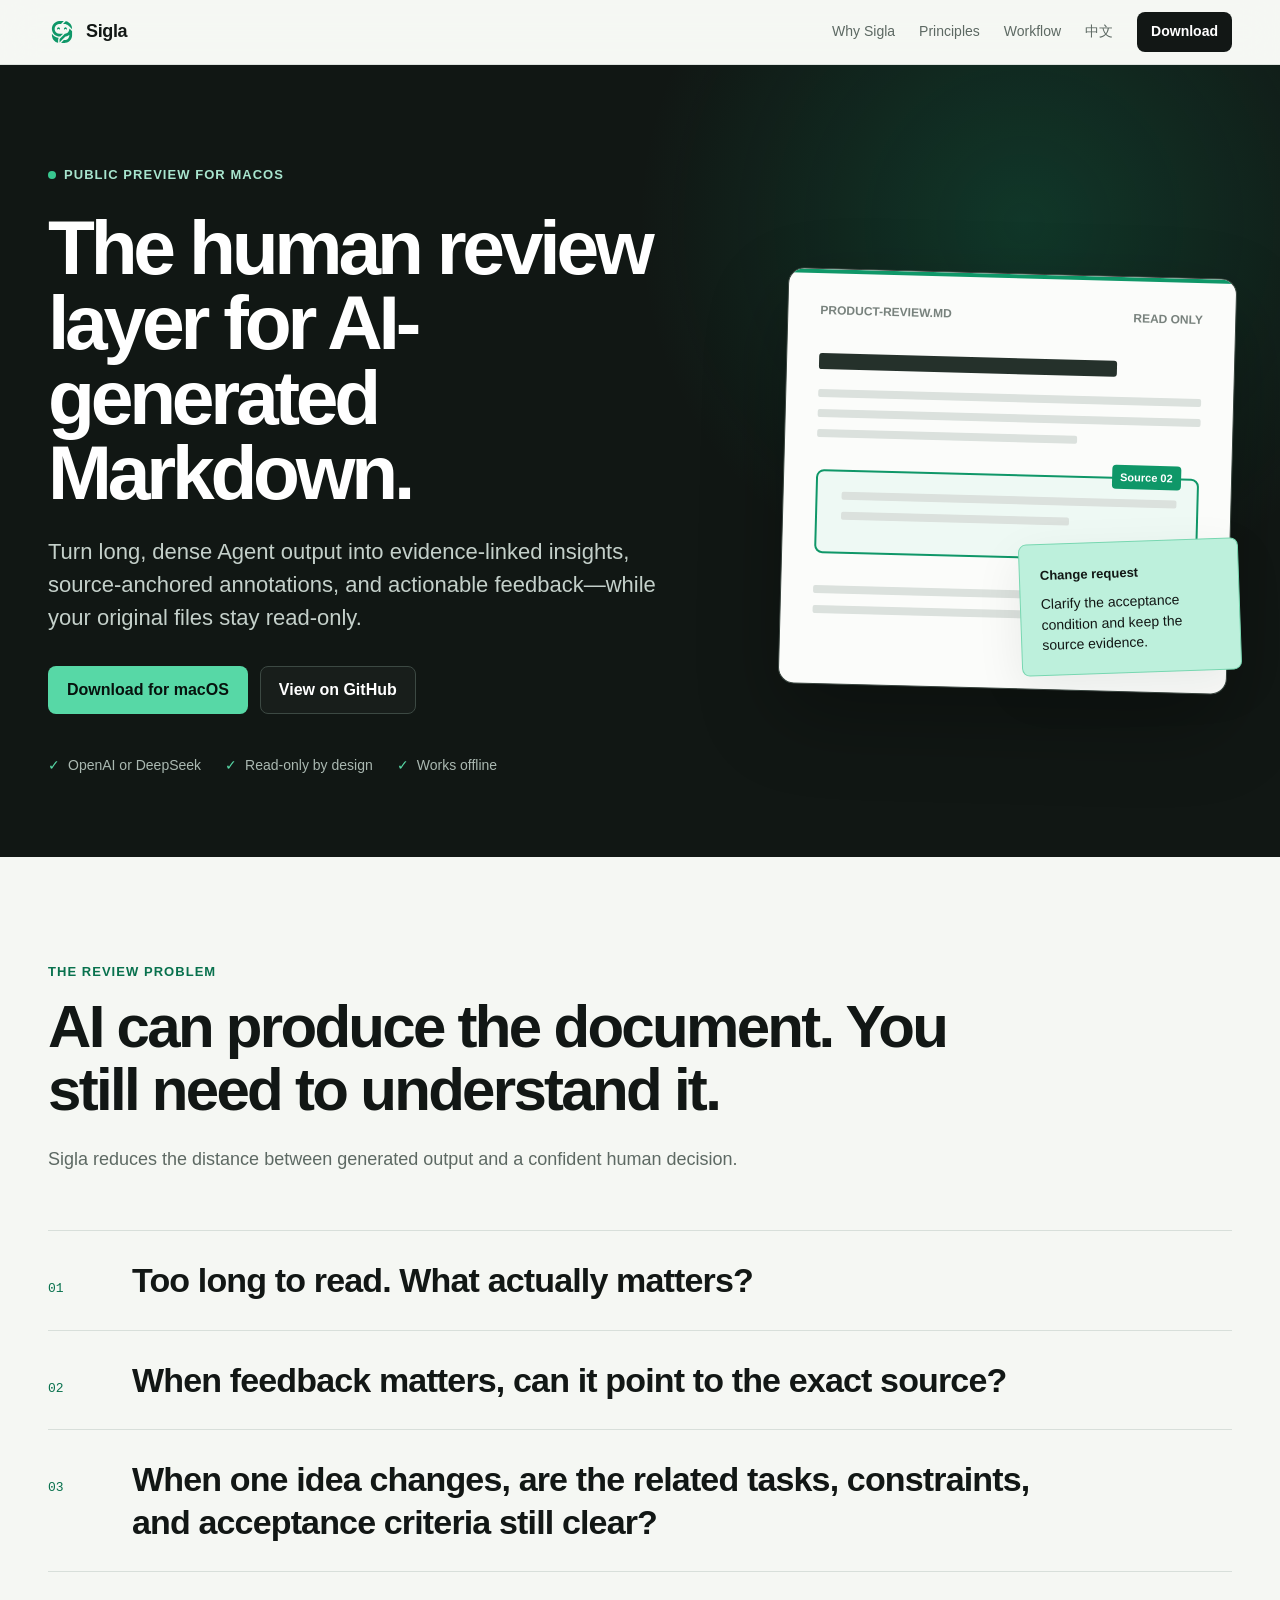
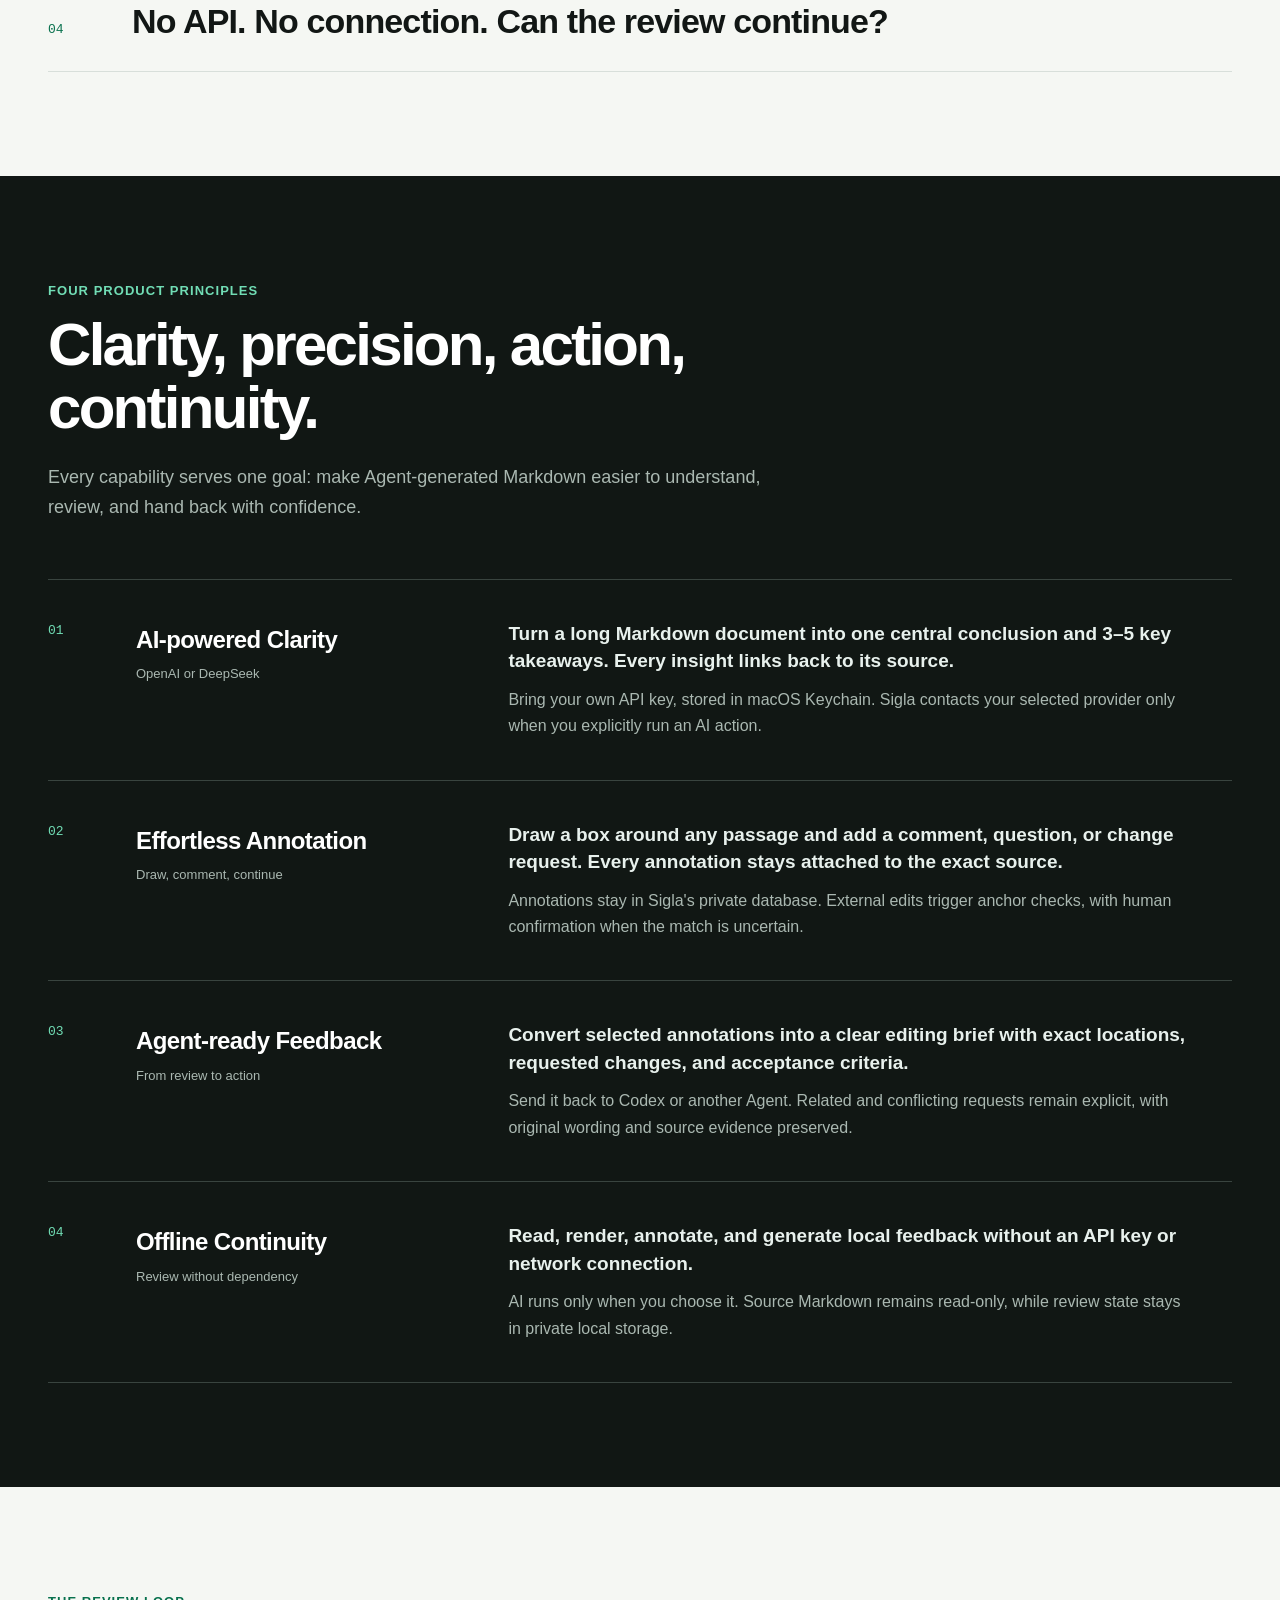
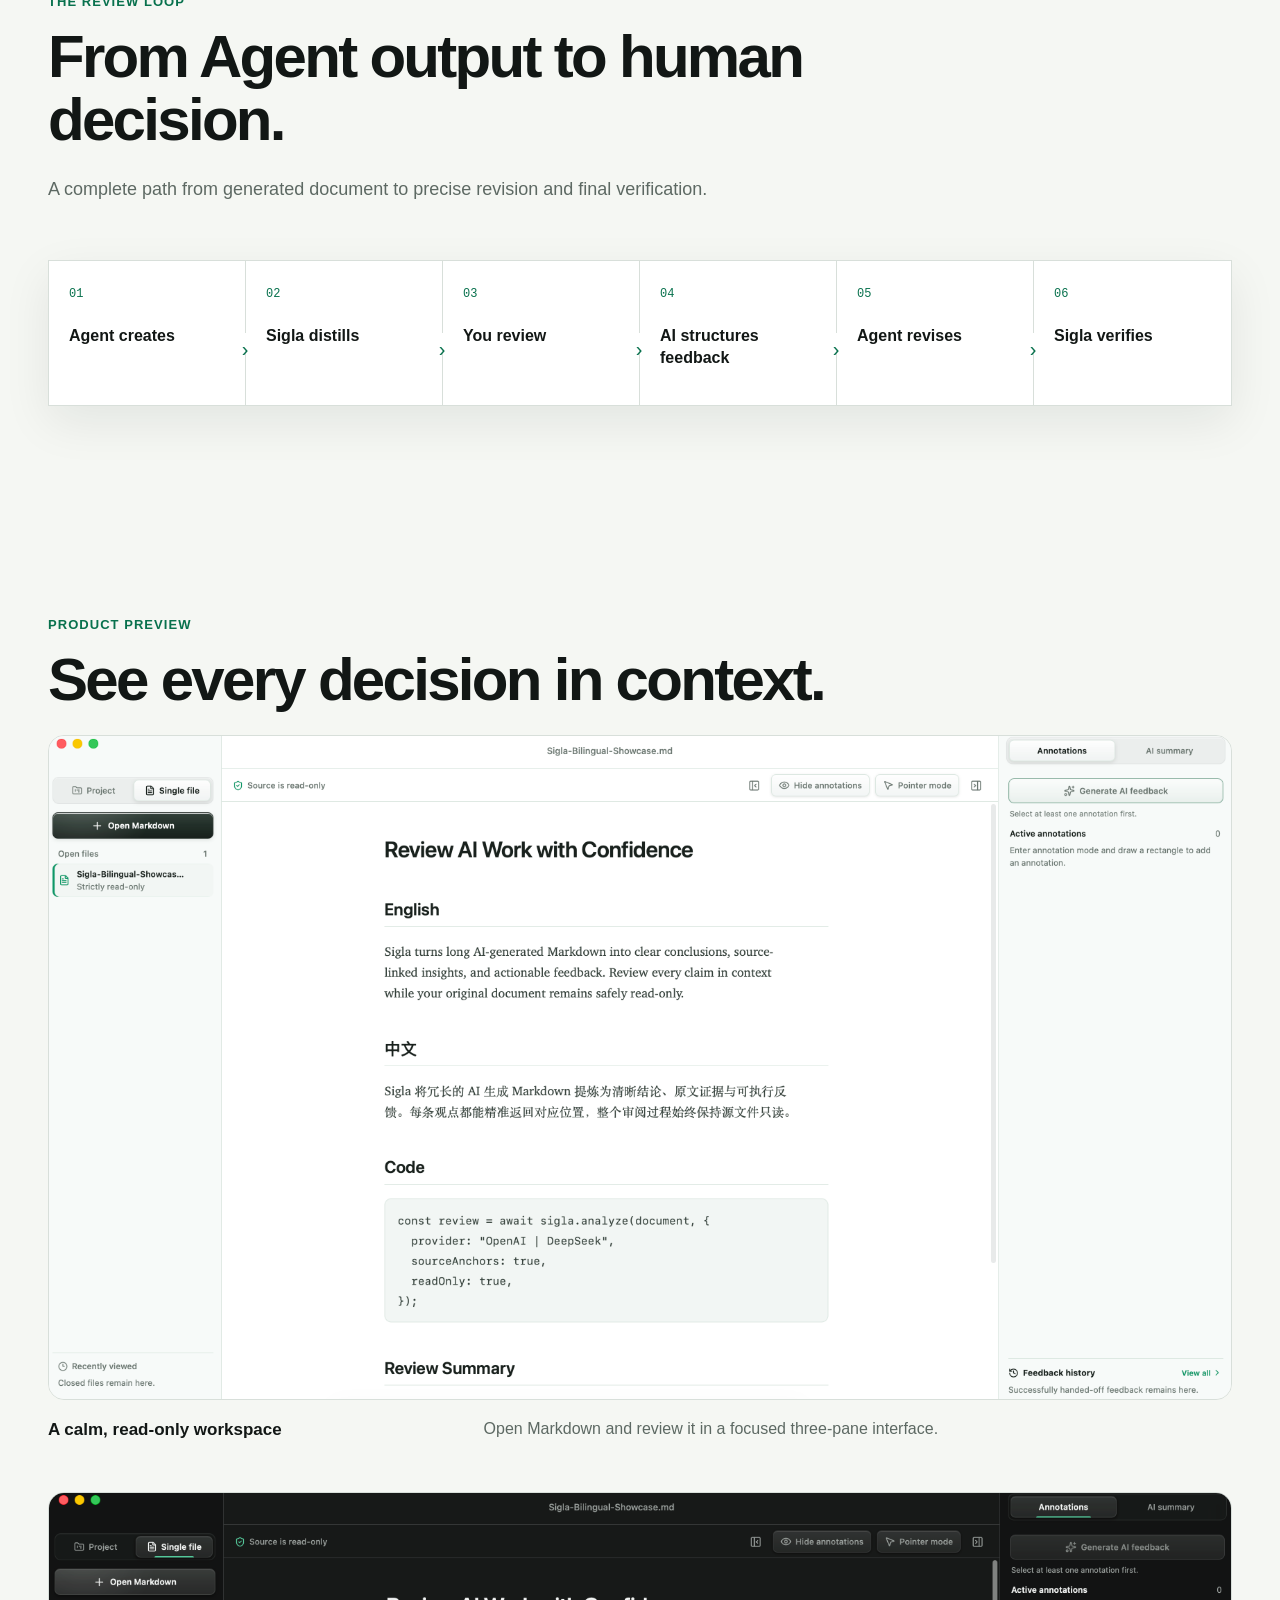
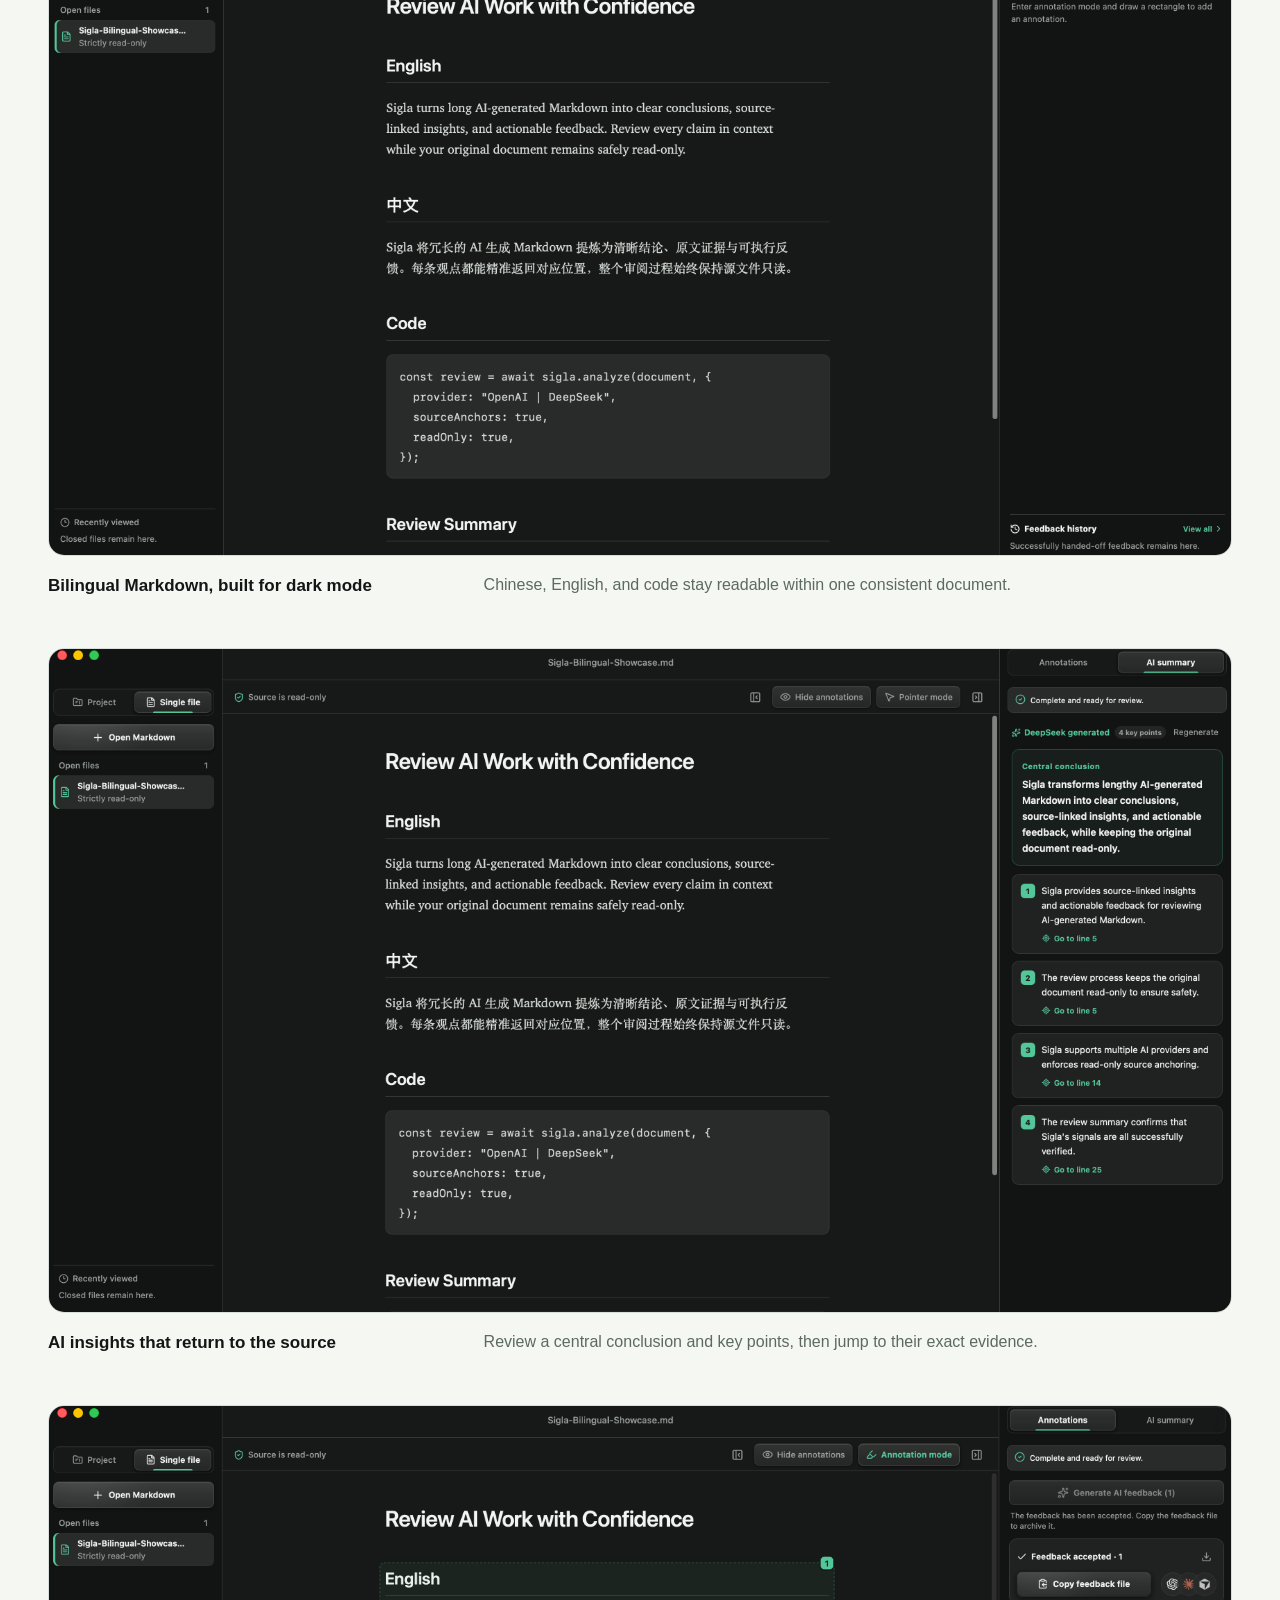
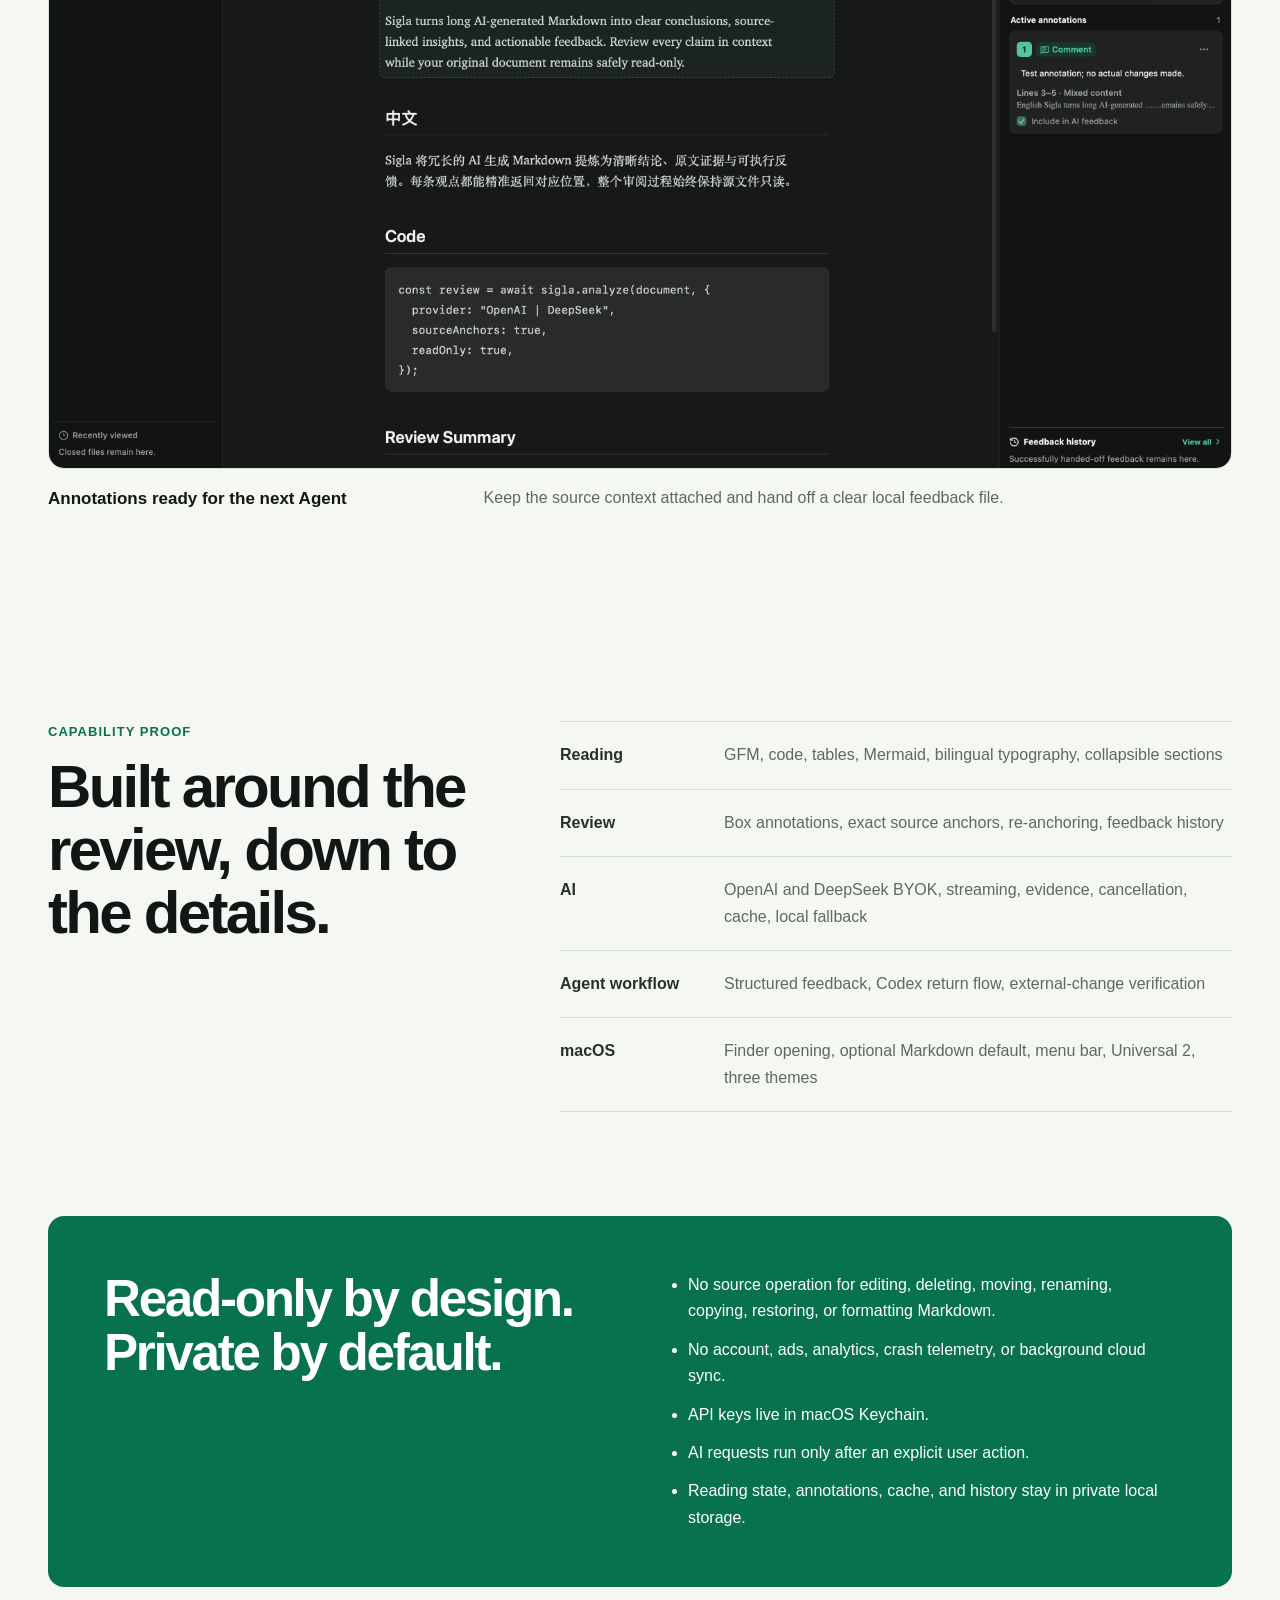
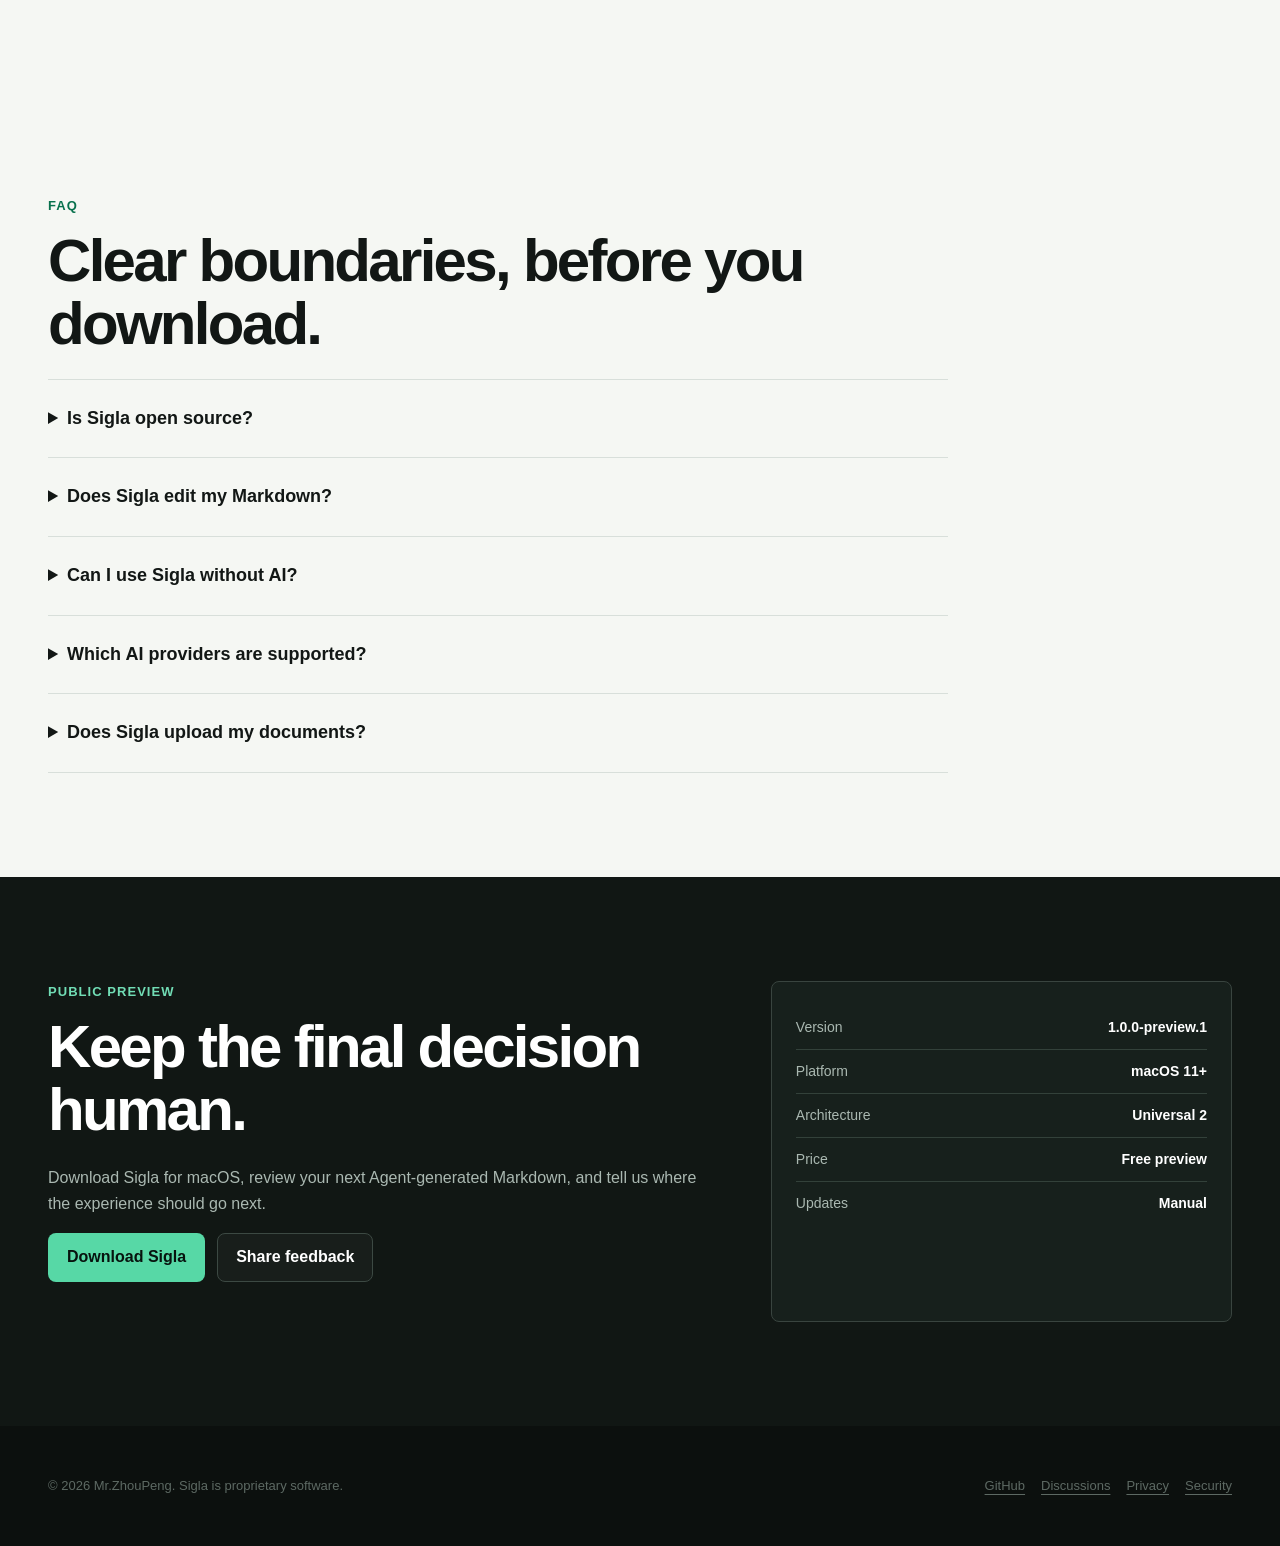
<file: docs/index.html>
<!doctype html>
<html lang="en">
  <head>
    <meta charset="utf-8">
    <meta name="viewport" content="width=device-width, initial-scale=1">
    <title>Sigla — The human review layer for AI-generated Markdown</title>
    <meta name="description" content="Sigla turns long AI-generated Markdown into evidence-linked insights, source-anchored annotations, and Agent-ready feedback on macOS.">
    <meta name="theme-color" content="#111714">
    <meta name="robots" content="index,follow,max-image-preview:large">
    <link rel="canonical" href="https://z18520736823-coder.github.io/sigla-desktop/">
    <link rel="alternate" hreflang="en" href="https://z18520736823-coder.github.io/sigla-desktop/">
    <link rel="alternate" hreflang="zh-CN" href="https://z18520736823-coder.github.io/sigla-desktop/zh/">
    <link rel="alternate" hreflang="x-default" href="https://z18520736823-coder.github.io/sigla-desktop/">
    <link rel="icon" href="assets/sigla-app-icon-1024.png" type="image/png">
    <link rel="manifest" href="site.webmanifest">
    <link rel="stylesheet" href="styles.css">
    <meta property="og:type" content="website">
    <meta property="og:site_name" content="Sigla">
    <meta property="og:title" content="Sigla — The human review layer for AI-generated Markdown">
    <meta property="og:description" content="Evidence-linked AI insights, source-anchored annotations, and Agent-ready feedback—while original files stay read-only.">
    <meta property="og:url" content="https://z18520736823-coder.github.io/sigla-desktop/">
    <meta property="og:image" content="https://z18520736823-coder.github.io/sigla-desktop/assets/social-preview.png">
    <meta property="og:image:width" content="1280">
    <meta property="og:image:height" content="640">
    <meta property="og:image:alt" content="Sigla logo and product statement: the human review layer for AI-generated Markdown">
    <meta name="twitter:card" content="summary_large_image">
    <meta name="twitter:title" content="Sigla — Human review for AI-generated Markdown">
    <meta name="twitter:description" content="Read what matters. Annotate the exact source. Send clear feedback back to your Agent.">
    <meta name="twitter:image" content="https://z18520736823-coder.github.io/sigla-desktop/assets/social-preview.png">
    <script type="application/ld+json">
      {
        "@context": "https://schema.org",
        "@type": "SoftwareApplication",
        "name": "Sigla",
        "applicationCategory": "ProductivityApplication",
        "operatingSystem": "macOS 11.0 or later",
        "softwareVersion": "1.0.0-preview.1",
        "description": "The human review layer for AI-generated Markdown, with evidence-linked AI insights, source-anchored annotations, Agent-ready feedback, and a read-only local workflow.",
        "url": "https://z18520736823-coder.github.io/sigla-desktop/",
        "downloadUrl": "https://github.com/z18520736823-coder/sigla-desktop/releases/tag/v1.0.0-preview.1",
        "image": "https://z18520736823-coder.github.io/sigla-desktop/assets/sigla-app-icon-1024.png",
        "author": {
          "@type": "Person",
          "name": "Mr.ZhouPeng"
        },
        "offers": {
          "@type": "Offer",
          "price": "0",
          "priceCurrency": "USD",
          "availability": "https://schema.org/PreOrder"
        },
        "featureList": [
          "OpenAI and DeepSeek powered Markdown summaries",
          "Evidence-linked AI insights",
          "Source-anchored box annotations",
          "Agent-ready structured feedback",
          "Offline reading and annotation",
          "Read-only source Markdown workflow",
          "Codex and Finder integration"
        ]
      }
    </script>
  </head>
  <body>
    <a class="skip-link" href="#main">Skip to content</a>
    <header class="site-header">
      <nav class="nav-shell" aria-label="Main navigation">
        <a class="brand" href="./" aria-label="Sigla home">
          <img src="assets/sigla-mark.svg" alt="">
          <span>Sigla</span>
        </a>
        <div class="nav-links">
          <a href="#why">Why Sigla</a>
          <a href="#principles">Principles</a>
          <a href="#workflow">Workflow</a>
          <a class="language-link" href="zh/" lang="zh-CN">中文</a>
          <a class="nav-download" href="https://github.com/z18520736823-coder/sigla-desktop/releases/tag/v1.0.0-preview.1">Download</a>
        </div>
      </nav>
    </header>

    <main id="main">
      <section class="hero" aria-labelledby="hero-title">
        <div class="hero-shell">
          <div>
            <p class="eyebrow">Public Preview for macOS</p>
            <h1 id="hero-title">The human review layer for AI-generated Markdown.</h1>
            <p class="hero-copy">Turn long, dense Agent output into evidence-linked insights, source-anchored annotations, and actionable feedback—while your original files stay read-only.</p>
            <div class="hero-actions">
              <a class="button button-primary" href="https://github.com/z18520736823-coder/sigla-desktop/releases/tag/v1.0.0-preview.1">Download for macOS</a>
              <a class="button button-secondary" href="https://github.com/z18520736823-coder/sigla-desktop">View on GitHub</a>
            </div>
            <ul class="trust-line" aria-label="Product attributes">
              <li>OpenAI or DeepSeek</li>
              <li>Read-only by design</li>
              <li>Works offline</li>
            </ul>
          </div>

          <div class="review-visual" aria-label="Abstract illustration of a source-linked Sigla annotation">
            <div class="review-sheet" aria-hidden="true">
              <div class="sheet-chrome"><span>PRODUCT-REVIEW.MD</span><span>READ ONLY</span></div>
              <div class="sheet-title"></div>
              <div class="sheet-line"></div>
              <div class="sheet-line"></div>
              <div class="sheet-line short"></div>
              <div class="source-anchor">
                <div class="sheet-line"></div>
                <div class="sheet-line short"></div>
              </div>
              <div class="sheet-line"></div>
              <div class="sheet-line short"></div>
            </div>
            <div class="annotation-note" aria-hidden="true">
              <strong>Change request</strong>
              <p>Clarify the acceptance condition and keep the source evidence.</p>
            </div>
          </div>
        </div>
      </section>

      <section id="why">
        <div class="section-shell">
          <p class="section-kicker">The review problem</p>
          <h2>AI can produce the document. You still need to understand it.</h2>
          <p class="section-intro">Sigla reduces the distance between generated output and a confident human decision.</p>
          <ol class="problem-list">
            <li><span>01</span><strong>Too long to read. What actually matters?</strong></li>
            <li><span>02</span><strong>When feedback matters, can it point to the exact source?</strong></li>
            <li><span>03</span><strong>When one idea changes, are the related tasks, constraints, and acceptance criteria still clear?</strong></li>
            <li><span>04</span><strong>No API. No connection. Can the review continue?</strong></li>
          </ol>
        </div>
      </section>

      <section class="principles" id="principles">
        <div class="section-shell">
          <p class="section-kicker">Four product principles</p>
          <h2>Clarity, precision, action, continuity.</h2>
          <p class="section-intro">Every capability serves one goal: make Agent-generated Markdown easier to understand, review, and hand back with confidence.</p>
          <div class="principle-list">
            <article class="principle">
              <span class="principle-number">01</span>
              <h3>AI-powered Clarity<small>OpenAI or DeepSeek</small></h3>
              <div class="principle-copy">
                <strong>Turn a long Markdown document into one central conclusion and 3–5 key takeaways. Every insight links back to its source.</strong>
                <p>Bring your own API key, stored in macOS Keychain. Sigla contacts your selected provider only when you explicitly run an AI action.</p>
              </div>
            </article>
            <article class="principle">
              <span class="principle-number">02</span>
              <h3>Effortless Annotation<small>Draw, comment, continue</small></h3>
              <div class="principle-copy">
                <strong>Draw a box around any passage and add a comment, question, or change request. Every annotation stays attached to the exact source.</strong>
                <p>Annotations stay in Sigla's private database. External edits trigger anchor checks, with human confirmation when the match is uncertain.</p>
              </div>
            </article>
            <article class="principle">
              <span class="principle-number">03</span>
              <h3>Agent-ready Feedback<small>From review to action</small></h3>
              <div class="principle-copy">
                <strong>Convert selected annotations into a clear editing brief with exact locations, requested changes, and acceptance criteria.</strong>
                <p>Send it back to Codex or another Agent. Related and conflicting requests remain explicit, with original wording and source evidence preserved.</p>
              </div>
            </article>
            <article class="principle">
              <span class="principle-number">04</span>
              <h3>Offline Continuity<small>Review without dependency</small></h3>
              <div class="principle-copy">
                <strong>Read, render, annotate, and generate local feedback without an API key or network connection.</strong>
                <p>AI runs only when you choose it. Source Markdown remains read-only, while review state stays in private local storage.</p>
              </div>
            </article>
          </div>
        </div>
      </section>

      <section id="workflow">
        <div class="section-shell">
          <p class="section-kicker">The review loop</p>
          <h2>From Agent output to human decision.</h2>
          <p class="section-intro">A complete path from generated document to precise revision and final verification.</p>
          <ol class="workflow-strip">
            <li><span>01</span><strong>Agent creates</strong></li>
            <li><span>02</span><strong>Sigla distills</strong></li>
            <li><span>03</span><strong>You review</strong></li>
            <li><span>04</span><strong>AI structures feedback</strong></li>
            <li><span>05</span><strong>Agent revises</strong></li>
            <li><span>06</span><strong>Sigla verifies</strong></li>
          </ol>
        </div>
      </section>

      <section aria-labelledby="preview-heading">
        <div class="section-shell">
          <p class="section-kicker">Product preview</p>
          <h2 id="preview-heading">See every decision in context.</h2>
          <div class="screenshot-gallery">
            <figure class="product-shot">
              <a href="assets/screenshots/01-hero-light.png" aria-label="Open the light workspace screenshot at full size">
                <img src="assets/screenshots/01-hero-light.png" width="3408" height="1912" loading="lazy" decoding="async" alt="Sigla light workspace rendering bilingual Markdown in a strictly read-only three-pane interface">
              </a>
              <figcaption><strong>A calm, read-only workspace</strong><span>Open Markdown and review it in a focused three-pane interface.</span></figcaption>
            </figure>
            <figure class="product-shot">
              <a href="assets/screenshots/02-dark-bilingual-reading.png" aria-label="Open the dark bilingual reading screenshot at full size">
                <img src="assets/screenshots/02-dark-bilingual-reading.png" width="3410" height="1910" loading="lazy" decoding="async" alt="Sigla dark theme rendering English and Chinese Markdown with a TypeScript code block">
              </a>
              <figcaption><strong>Bilingual Markdown, built for dark mode</strong><span>Chinese, English, and code stay readable within one consistent document.</span></figcaption>
            </figure>
            <figure class="product-shot">
              <a href="assets/screenshots/03-ai-evidence-anchors.png" aria-label="Open the AI evidence screenshot at full size">
                <img src="assets/screenshots/03-ai-evidence-anchors.png" width="3406" height="1910" loading="lazy" decoding="async" alt="Sigla AI reading map generated by DeepSeek with a central conclusion, four key points, and links back to exact source lines">
              </a>
              <figcaption><strong>AI insights that return to the source</strong><span>Review a central conclusion and key points, then jump to their exact evidence.</span></figcaption>
            </figure>
            <figure class="product-shot">
              <a href="assets/screenshots/04-annotation-feedback-handoff.png" aria-label="Open the annotation feedback screenshot at full size">
                <img src="assets/screenshots/04-annotation-feedback-handoff.png" width="3408" height="1910" loading="lazy" decoding="async" alt="Sigla accepted annotation feedback with a local feedback file ready to copy or return to an Agent">
              </a>
              <figcaption><strong>Annotations ready for the next Agent</strong><span>Keep the source context attached and hand off a clear local feedback file.</span></figcaption>
            </figure>
          </div>
        </div>
      </section>

      <section aria-labelledby="capabilities-heading">
        <div class="section-shell feature-columns">
          <div>
            <p class="section-kicker">Capability proof</p>
            <h2 id="capabilities-heading">Built around the review, down to the details.</h2>
          </div>
          <ul class="feature-list">
            <li><strong>Reading</strong><span>GFM, code, tables, Mermaid, bilingual typography, collapsible sections</span></li>
            <li><strong>Review</strong><span>Box annotations, exact source anchors, re-anchoring, feedback history</span></li>
            <li><strong>AI</strong><span>OpenAI and DeepSeek BYOK, streaming, evidence, cancellation, cache, local fallback</span></li>
            <li><strong>Agent workflow</strong><span>Structured feedback, Codex return flow, external-change verification</span></li>
            <li><strong>macOS</strong><span>Finder opening, optional Markdown default, menu bar, Universal 2, three themes</span></li>
          </ul>
        </div>
      </section>

      <section class="trust-section" aria-labelledby="trust-heading">
        <div class="section-shell trust-panel">
          <h2 id="trust-heading">Read-only by design. Private by default.</h2>
          <ul>
            <li>No source operation for editing, deleting, moving, renaming, copying, restoring, or formatting Markdown.</li>
            <li>No account, ads, analytics, crash telemetry, or background cloud sync.</li>
            <li>API keys live in macOS Keychain.</li>
            <li>AI requests run only after an explicit user action.</li>
            <li>Reading state, annotations, cache, and history stay in private local storage.</li>
          </ul>
        </div>
      </section>

      <section id="faq">
        <div class="section-shell">
          <p class="section-kicker">FAQ</p>
          <h2>Clear boundaries, before you download.</h2>
          <div class="faq-list">
            <details>
              <summary>Is Sigla open source?</summary>
              <p>No. The public repository contains product documentation, community resources, and release downloads. The application source code remains private under a proprietary license.</p>
            </details>
            <details>
              <summary>Does Sigla edit my Markdown?</summary>
              <p>Sigla exposes no source operation for editing, deleting, moving, renaming, copying, restoring, or formatting Markdown. Annotations and review state are stored separately.</p>
            </details>
            <details>
              <summary>Can I use Sigla without AI?</summary>
              <p>Yes. Reading, rendering, annotation, file monitoring, and local basic feedback continue without an API key or network connection.</p>
            </details>
            <details>
              <summary>Which AI providers are supported?</summary>
              <p>Sigla 1.0 includes OpenAI and DeepSeek presets through a bring-your-own-key workflow. AI is optional and initiated by the user.</p>
            </details>
            <details>
              <summary>Does Sigla upload my documents?</summary>
              <p>Sigla has no document-sync server. An explicit AI action sends the necessary document content and review context directly to the provider you selected.</p>
            </details>
          </div>
        </div>
      </section>

      <section class="download" id="download">
        <div class="section-shell download-shell">
          <div>
            <p class="section-kicker">Public Preview</p>
            <h2>Keep the final decision human.</h2>
            <p>Download Sigla for macOS, review your next Agent-generated Markdown, and tell us where the experience should go next.</p>
            <div class="hero-actions">
              <a class="button button-primary" href="https://github.com/z18520736823-coder/sigla-desktop/releases/tag/v1.0.0-preview.1">Download Sigla</a>
              <a class="button button-secondary" href="https://github.com/z18520736823-coder/sigla-desktop/issues/new?template=experience.yml">Share feedback</a>
            </div>
          </div>
          <ul class="release-meta" aria-label="Release details">
            <li><span>Version</span><strong>1.0.0-preview.1</strong></li>
            <li><span>Platform</span><strong>macOS 11+</strong></li>
            <li><span>Architecture</span><strong>Universal 2</strong></li>
            <li><span>Price</span><strong>Free preview</strong></li>
            <li><span>Updates</span><strong>Manual</strong></li>
          </ul>
        </div>
      </section>
    </main>

    <footer class="site-footer">
      <div class="footer-shell">
        <span>© 2026 Mr.ZhouPeng. Sigla is proprietary software.</span>
        <div class="footer-links">
          <a href="https://github.com/z18520736823-coder/sigla-desktop">GitHub</a>
          <a href="https://github.com/z18520736823-coder/sigla-desktop/discussions">Discussions</a>
          <a href="https://github.com/z18520736823-coder/sigla-desktop/blob/main/legal/PRIVACY.md">Privacy</a>
          <a href="https://github.com/z18520736823-coder/sigla-desktop/blob/main/SECURITY.md">Security</a>
        </div>
      </div>
    </footer>
  </body>
</html>
</file>
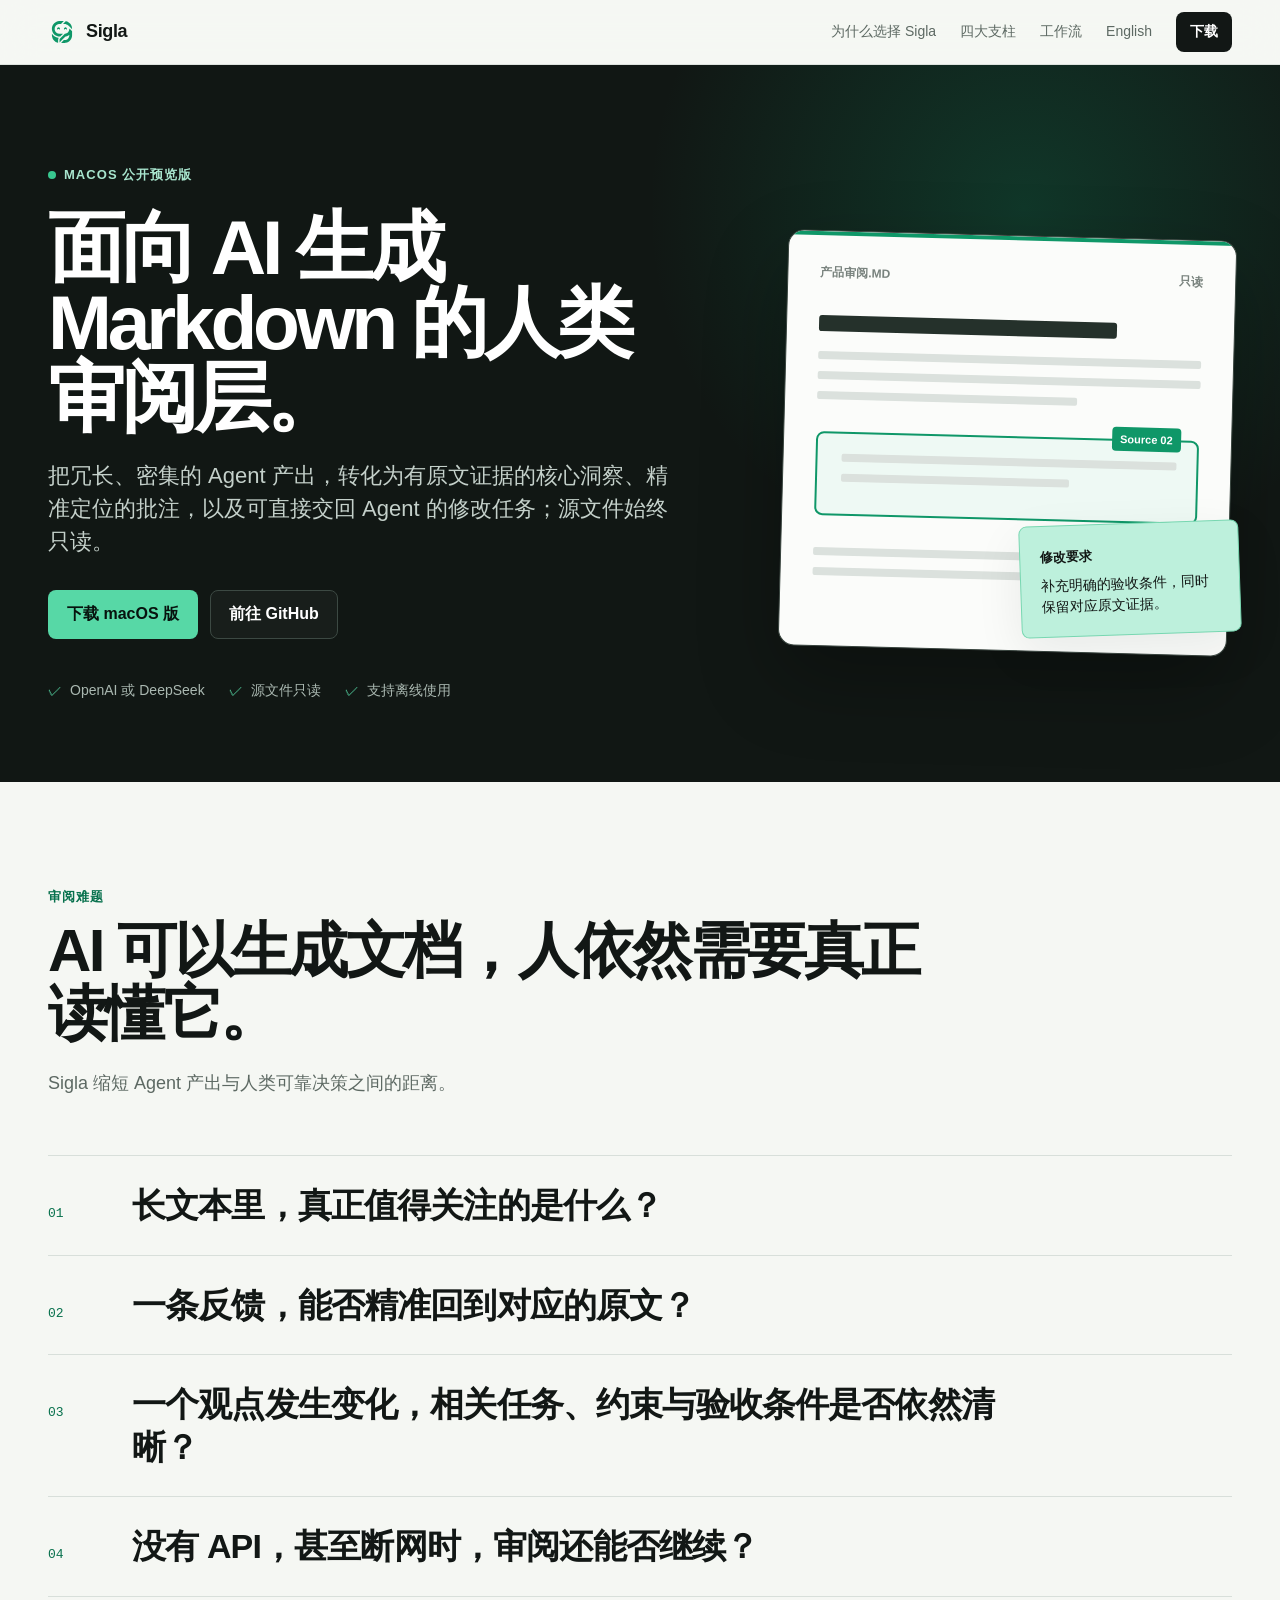
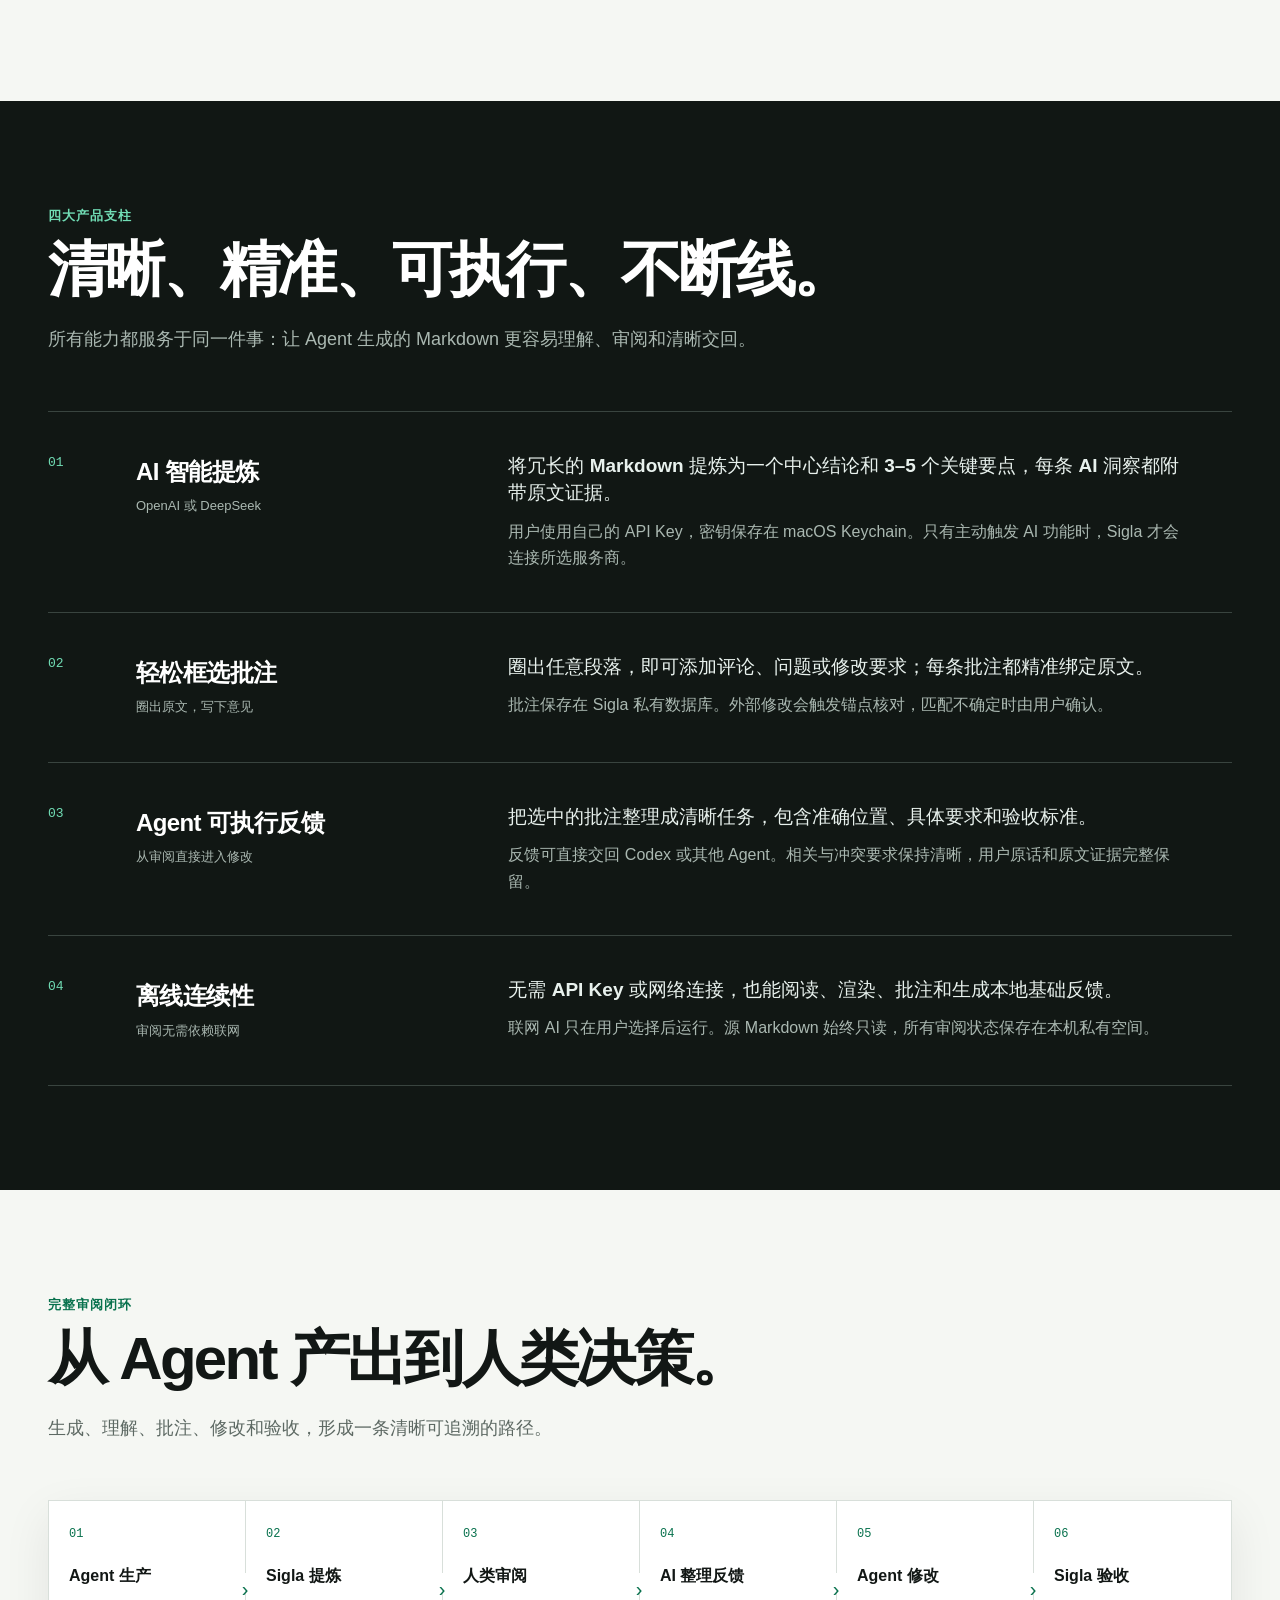
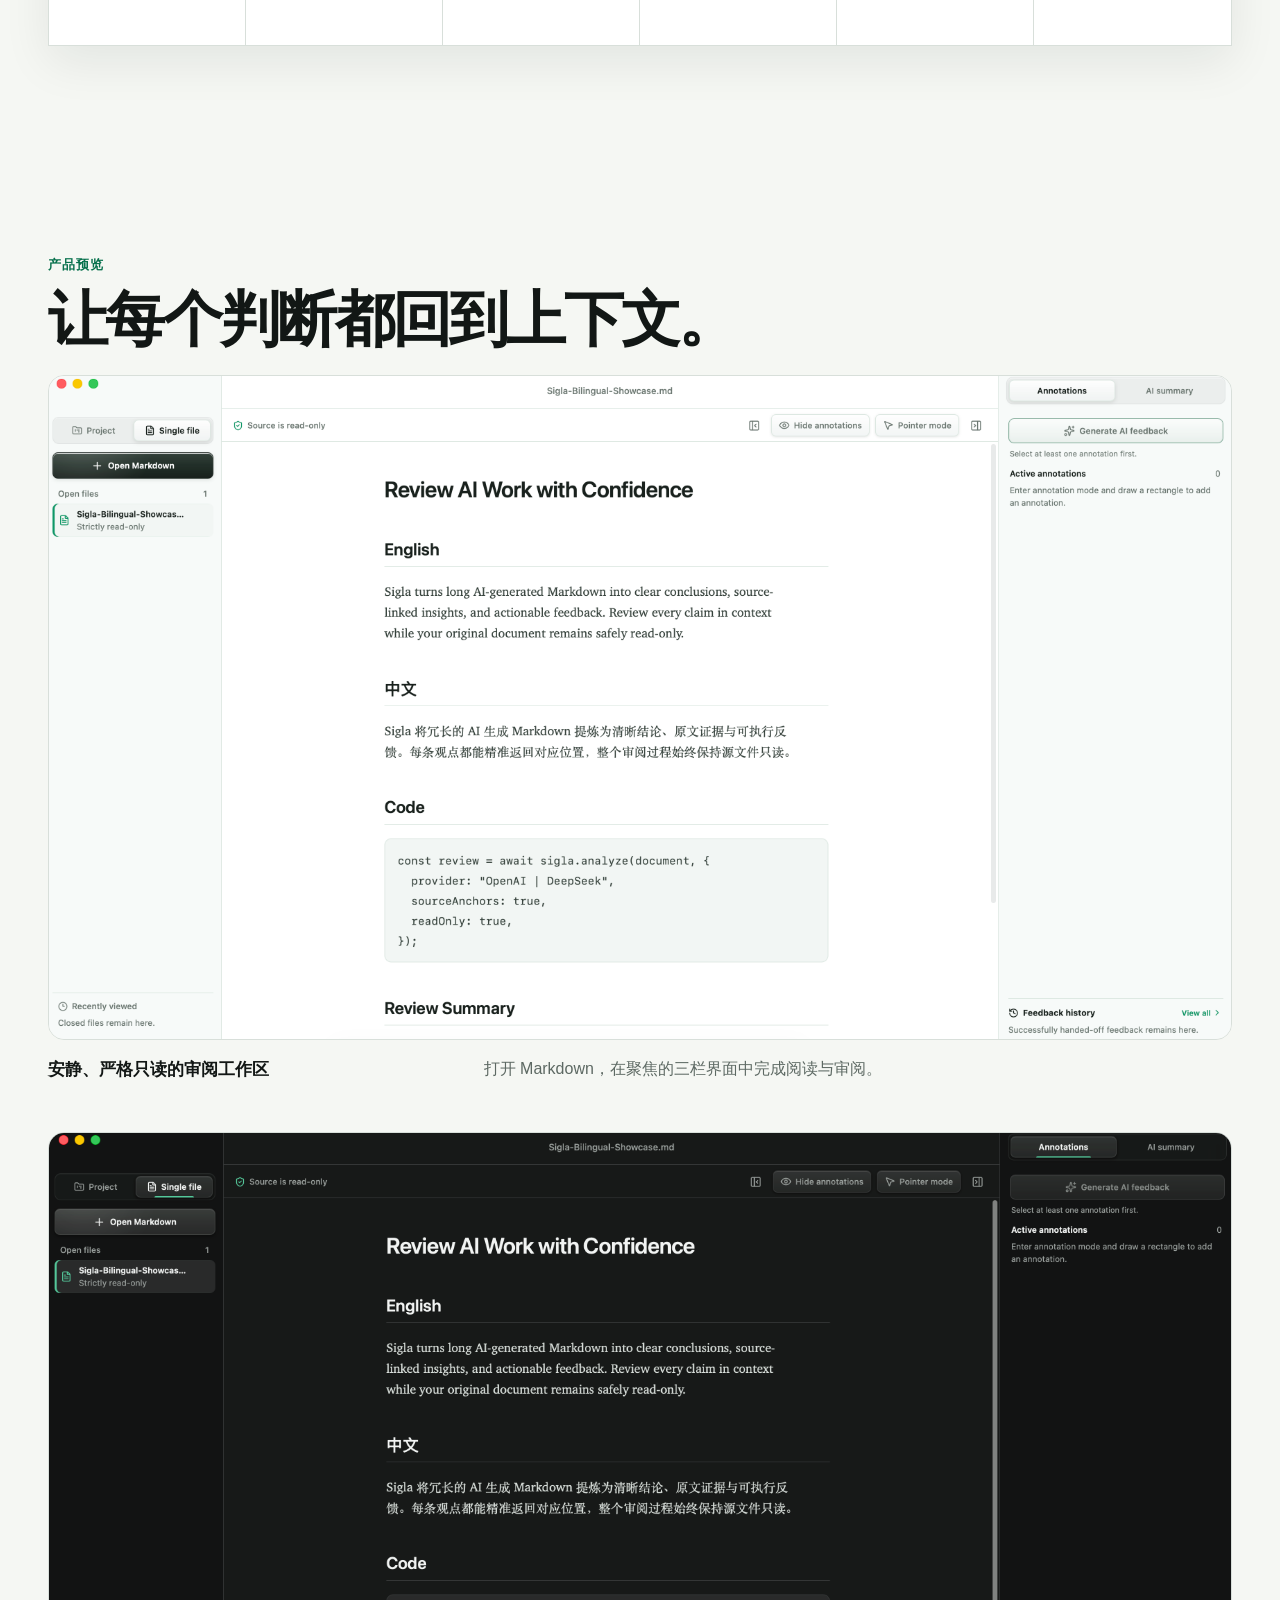
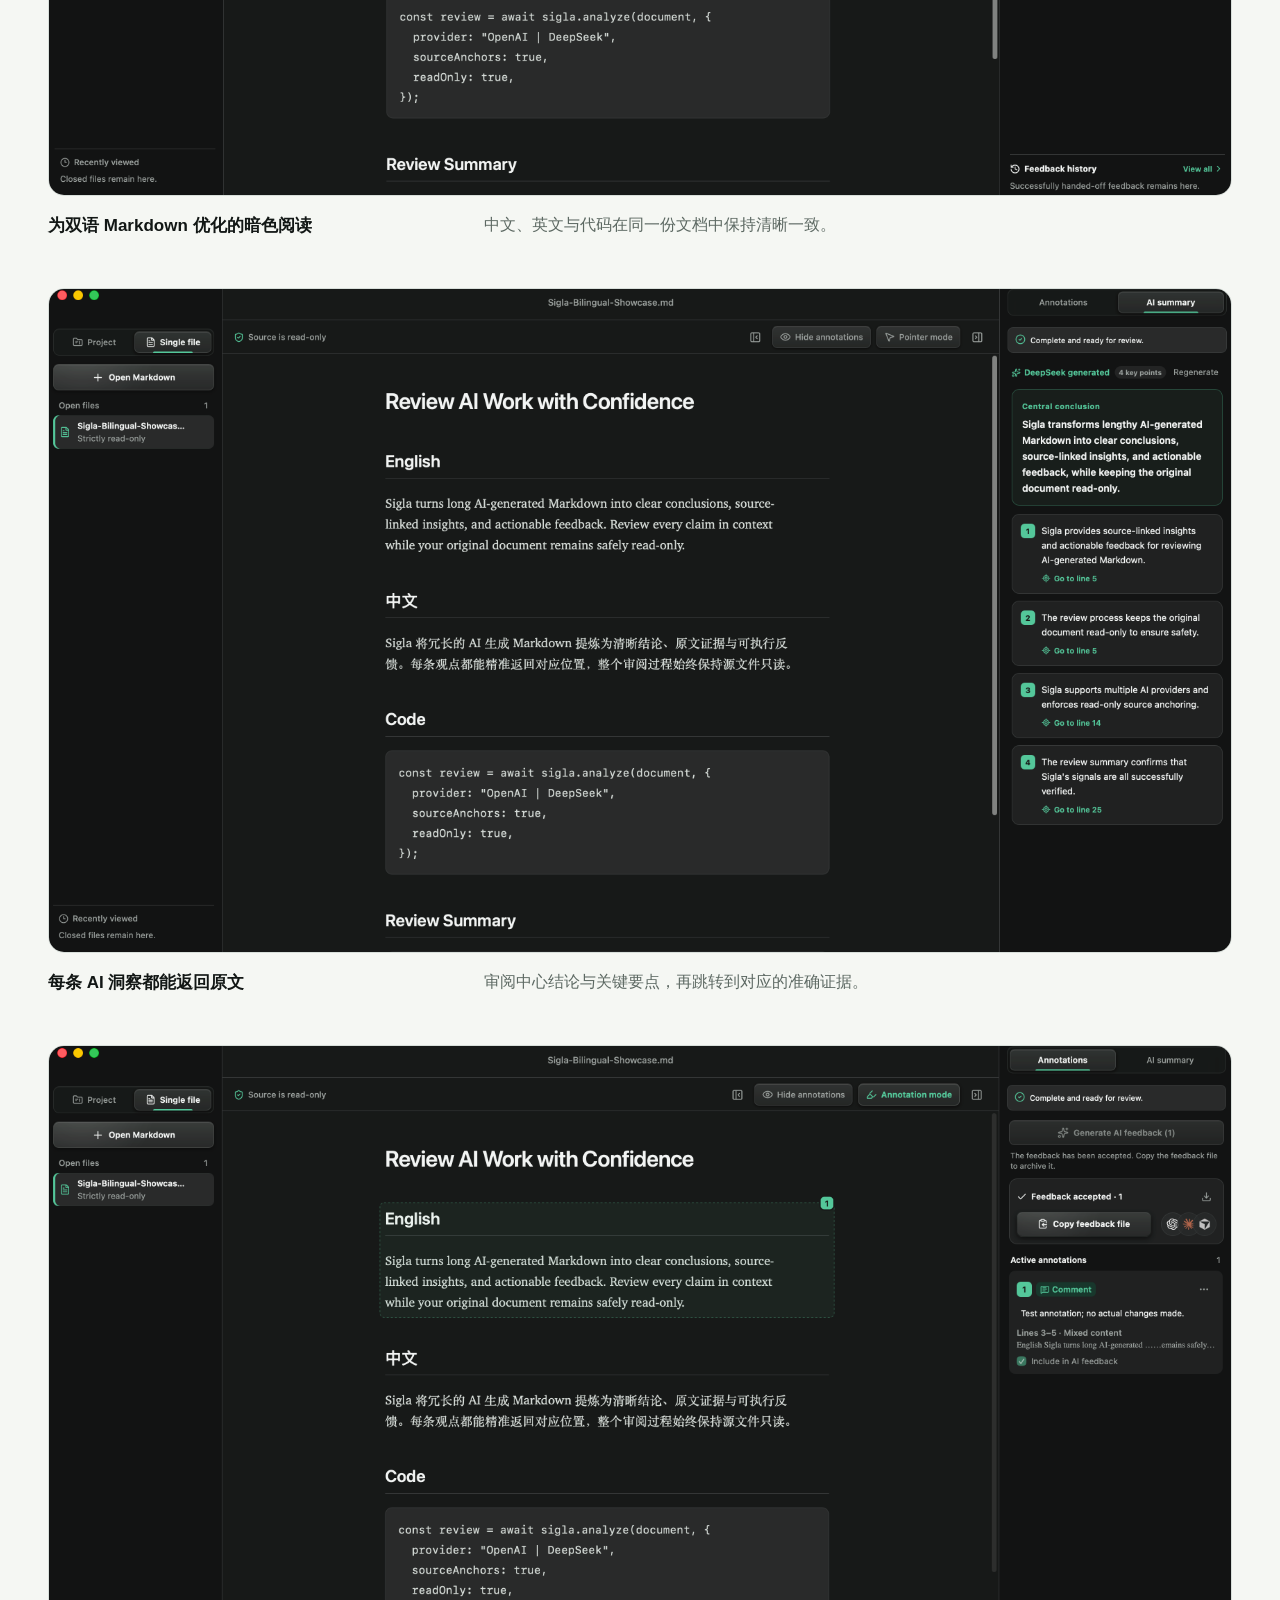
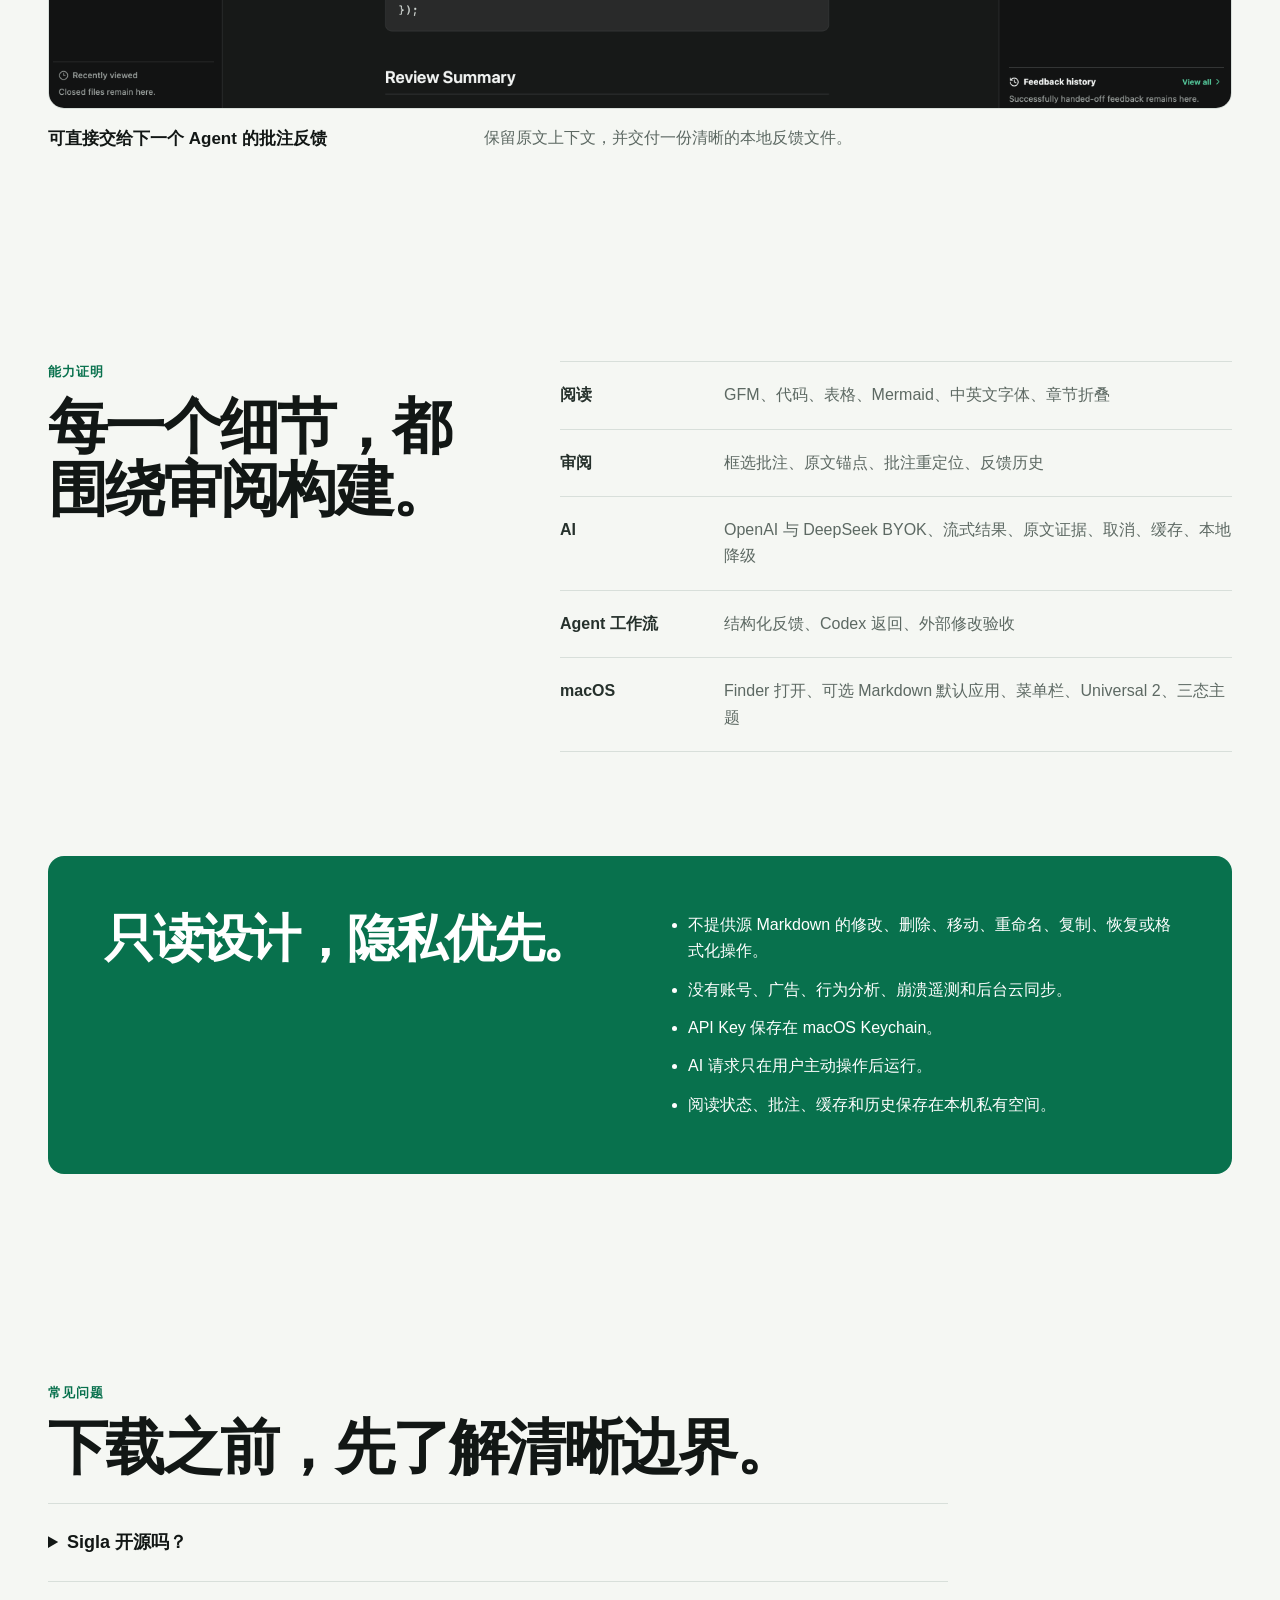
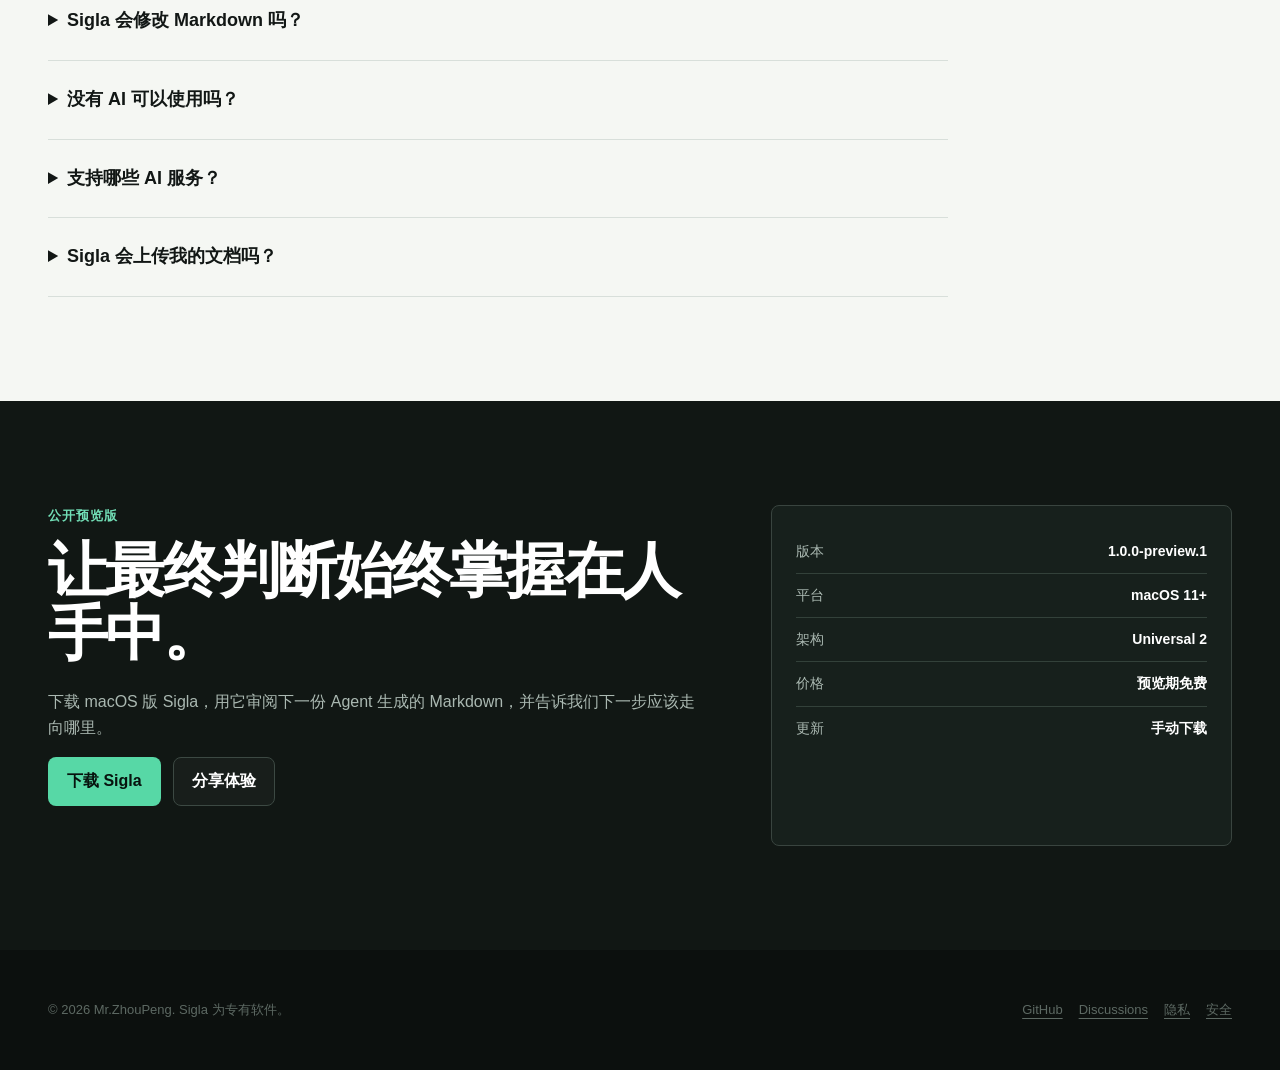
<file: docs/zh/index.html>
<!doctype html>
<html lang="zh-CN">
  <head>
    <meta charset="utf-8">
    <meta name="viewport" content="width=device-width, initial-scale=1">
    <title>Sigla — 面向 AI 生成 Markdown 的人类审阅层</title>
    <meta name="description" content="Sigla 将冗长的 AI 生成 Markdown 转化为有原文证据的核心洞察、精准定位的批注和 Agent 可执行反馈，源文件始终只读。">
    <meta name="theme-color" content="#111714">
    <meta name="robots" content="index,follow,max-image-preview:large">
    <link rel="canonical" href="https://z18520736823-coder.github.io/sigla-desktop/zh/">
    <link rel="alternate" hreflang="en" href="https://z18520736823-coder.github.io/sigla-desktop/">
    <link rel="alternate" hreflang="zh-CN" href="https://z18520736823-coder.github.io/sigla-desktop/zh/">
    <link rel="alternate" hreflang="x-default" href="https://z18520736823-coder.github.io/sigla-desktop/">
    <link rel="icon" href="../assets/sigla-app-icon-1024.png" type="image/png">
    <link rel="manifest" href="../site.webmanifest">
    <link rel="stylesheet" href="../styles.css">
    <meta property="og:type" content="website">
    <meta property="og:site_name" content="Sigla">
    <meta property="og:title" content="Sigla — 面向 AI 生成 Markdown 的人类审阅层">
    <meta property="og:description" content="AI 智能提炼、原文锚定批注和 Agent 可执行反馈，源文件始终只读。">
    <meta property="og:url" content="https://z18520736823-coder.github.io/sigla-desktop/zh/">
    <meta property="og:image" content="https://z18520736823-coder.github.io/sigla-desktop/assets/social-preview.png">
    <meta property="og:image:width" content="1280">
    <meta property="og:image:height" content="640">
    <meta property="og:image:alt" content="Sigla 标志和产品定位：面向 AI 生成 Markdown 的人类审阅层">
    <meta name="twitter:card" content="summary_large_image">
    <meta name="twitter:title" content="Sigla — AI 生成 Markdown 的人类审阅层">
    <meta name="twitter:description" content="读懂关键内容，精准批注原文，把清晰反馈交回 Agent。">
    <meta name="twitter:image" content="https://z18520736823-coder.github.io/sigla-desktop/assets/social-preview.png">
    <script type="application/ld+json">
      {
        "@context": "https://schema.org",
        "@type": "SoftwareApplication",
        "name": "Sigla",
        "applicationCategory": "ProductivityApplication",
        "operatingSystem": "macOS 11.0 or later",
        "softwareVersion": "1.0.0-preview.1",
        "description": "面向 AI 生成 Markdown 的人类审阅层，提供有原文证据的 AI 洞察、精准定位批注、Agent 可执行反馈和本地只读工作流。",
        "url": "https://z18520736823-coder.github.io/sigla-desktop/zh/",
        "downloadUrl": "https://github.com/z18520736823-coder/sigla-desktop/releases/tag/v1.0.0-preview.1",
        "image": "https://z18520736823-coder.github.io/sigla-desktop/assets/sigla-app-icon-1024.png",
        "author": {"@type": "Person", "name": "Mr.ZhouPeng"},
        "offers": {"@type": "Offer", "price": "0", "priceCurrency": "CNY", "availability": "https://schema.org/PreOrder"},
        "featureList": [
          "OpenAI 与 DeepSeek 驱动的 Markdown 总结",
          "附带原文证据的 AI 洞察",
          "精准绑定原文的框选批注",
          "Agent 可执行结构化反馈",
          "离线阅读与批注",
          "源 Markdown 只读工作流",
          "Codex 与 Finder 联动"
        ]
      }
    </script>
  </head>
  <body>
    <a class="skip-link" href="#main">跳至正文</a>
    <header class="site-header">
      <nav class="nav-shell" aria-label="主导航">
        <a class="brand" href="./" aria-label="Sigla 中文首页">
          <img src="../assets/sigla-mark.svg" alt="">
          <span>Sigla</span>
        </a>
        <div class="nav-links">
          <a href="#why">为什么选择 Sigla</a>
          <a href="#principles">四大支柱</a>
          <a href="#workflow">工作流</a>
          <a class="language-link" href="../" lang="en">English</a>
          <a class="nav-download" href="https://github.com/z18520736823-coder/sigla-desktop/releases/tag/v1.0.0-preview.1">下载</a>
        </div>
      </nav>
    </header>

    <main id="main">
      <section class="hero" aria-labelledby="hero-title">
        <div class="hero-shell">
          <div>
            <p class="eyebrow">macOS 公开预览版</p>
            <h1 id="hero-title">面向 AI 生成 Markdown 的人类审阅层。</h1>
            <p class="hero-copy">把冗长、密集的 Agent 产出，转化为有原文证据的核心洞察、精准定位的批注，以及可直接交回 Agent 的修改任务；源文件始终只读。</p>
            <div class="hero-actions">
              <a class="button button-primary" href="https://github.com/z18520736823-coder/sigla-desktop/releases/tag/v1.0.0-preview.1">下载 macOS 版</a>
              <a class="button button-secondary" href="https://github.com/z18520736823-coder/sigla-desktop">前往 GitHub</a>
            </div>
            <ul class="trust-line" aria-label="产品特点">
              <li>OpenAI 或 DeepSeek</li>
              <li>源文件只读</li>
              <li>支持离线使用</li>
            </ul>
          </div>

          <div class="review-visual" aria-label="Sigla 原文锚定批注抽象示意">
            <div class="review-sheet" aria-hidden="true">
              <div class="sheet-chrome"><span>产品审阅.MD</span><span>只读</span></div>
              <div class="sheet-title"></div>
              <div class="sheet-line"></div>
              <div class="sheet-line"></div>
              <div class="sheet-line short"></div>
              <div class="source-anchor">
                <div class="sheet-line"></div>
                <div class="sheet-line short"></div>
              </div>
              <div class="sheet-line"></div>
              <div class="sheet-line short"></div>
            </div>
            <div class="annotation-note" aria-hidden="true">
              <strong>修改要求</strong>
              <p>补充明确的验收条件，同时保留对应原文证据。</p>
            </div>
          </div>
        </div>
      </section>

      <section id="why">
        <div class="section-shell">
          <p class="section-kicker">审阅难题</p>
          <h2>AI 可以生成文档，人依然需要真正读懂它。</h2>
          <p class="section-intro">Sigla 缩短 Agent 产出与人类可靠决策之间的距离。</p>
          <ol class="problem-list">
            <li><span>01</span><strong>长文本里，真正值得关注的是什么？</strong></li>
            <li><span>02</span><strong>一条反馈，能否精准回到对应的原文？</strong></li>
            <li><span>03</span><strong>一个观点发生变化，相关任务、约束与验收条件是否依然清晰？</strong></li>
            <li><span>04</span><strong>没有 API，甚至断网时，审阅还能否继续？</strong></li>
          </ol>
        </div>
      </section>

      <section class="principles" id="principles">
        <div class="section-shell">
          <p class="section-kicker">四大产品支柱</p>
          <h2>清晰、精准、可执行、不断线。</h2>
          <p class="section-intro">所有能力都服务于同一件事：让 Agent 生成的 Markdown 更容易理解、审阅和清晰交回。</p>
          <div class="principle-list">
            <article class="principle">
              <span class="principle-number">01</span>
              <h3>AI 智能提炼<small>OpenAI 或 DeepSeek</small></h3>
              <div class="principle-copy">
                <strong>将冗长的 Markdown 提炼为一个中心结论和 3–5 个关键要点，每条 AI 洞察都附带原文证据。</strong>
                <p>用户使用自己的 API Key，密钥保存在 macOS Keychain。只有主动触发 AI 功能时，Sigla 才会连接所选服务商。</p>
              </div>
            </article>
            <article class="principle">
              <span class="principle-number">02</span>
              <h3>轻松框选批注<small>圈出原文，写下意见</small></h3>
              <div class="principle-copy">
                <strong>圈出任意段落，即可添加评论、问题或修改要求；每条批注都精准绑定原文。</strong>
                <p>批注保存在 Sigla 私有数据库。外部修改会触发锚点核对，匹配不确定时由用户确认。</p>
              </div>
            </article>
            <article class="principle">
              <span class="principle-number">03</span>
              <h3>Agent 可执行反馈<small>从审阅直接进入修改</small></h3>
              <div class="principle-copy">
                <strong>把选中的批注整理成清晰任务，包含准确位置、具体要求和验收标准。</strong>
                <p>反馈可直接交回 Codex 或其他 Agent。相关与冲突要求保持清晰，用户原话和原文证据完整保留。</p>
              </div>
            </article>
            <article class="principle">
              <span class="principle-number">04</span>
              <h3>离线连续性<small>审阅无需依赖联网</small></h3>
              <div class="principle-copy">
                <strong>无需 API Key 或网络连接，也能阅读、渲染、批注和生成本地基础反馈。</strong>
                <p>联网 AI 只在用户选择后运行。源 Markdown 始终只读，所有审阅状态保存在本机私有空间。</p>
              </div>
            </article>
          </div>
        </div>
      </section>

      <section id="workflow">
        <div class="section-shell">
          <p class="section-kicker">完整审阅闭环</p>
          <h2>从 Agent 产出到人类决策。</h2>
          <p class="section-intro">生成、理解、批注、修改和验收，形成一条清晰可追溯的路径。</p>
          <ol class="workflow-strip">
            <li><span>01</span><strong>Agent 生产</strong></li>
            <li><span>02</span><strong>Sigla 提炼</strong></li>
            <li><span>03</span><strong>人类审阅</strong></li>
            <li><span>04</span><strong>AI 整理反馈</strong></li>
            <li><span>05</span><strong>Agent 修改</strong></li>
            <li><span>06</span><strong>Sigla 验收</strong></li>
          </ol>
        </div>
      </section>

      <section aria-labelledby="preview-heading">
        <div class="section-shell">
          <p class="section-kicker">产品预览</p>
          <h2 id="preview-heading">让每个判断都回到上下文。</h2>
          <div class="screenshot-gallery">
            <figure class="product-shot">
              <a href="../assets/screenshots/01-hero-light.png" aria-label="以完整尺寸打开明亮模式工作区截图">
                <img src="../assets/screenshots/01-hero-light.png" width="3408" height="1912" loading="lazy" decoding="async" alt="Sigla 明亮模式三栏界面，以严格只读方式渲染中英文 Markdown">
              </a>
              <figcaption><strong>安静、严格只读的审阅工作区</strong><span>打开 Markdown，在聚焦的三栏界面中完成阅读与审阅。</span></figcaption>
            </figure>
            <figure class="product-shot">
              <a href="../assets/screenshots/02-dark-bilingual-reading.png" aria-label="以完整尺寸打开暗色双语阅读截图">
                <img src="../assets/screenshots/02-dark-bilingual-reading.png" width="3410" height="1910" loading="lazy" decoding="async" alt="Sigla 暗色模式渲染英文、中文与 TypeScript 代码块">
              </a>
              <figcaption><strong>为双语 Markdown 优化的暗色阅读</strong><span>中文、英文与代码在同一份文档中保持清晰一致。</span></figcaption>
            </figure>
            <figure class="product-shot">
              <a href="../assets/screenshots/03-ai-evidence-anchors.png" aria-label="以完整尺寸打开 AI 原文证据截图">
                <img src="../assets/screenshots/03-ai-evidence-anchors.png" width="3406" height="1910" loading="lazy" decoding="async" alt="Sigla 由 DeepSeek 生成中心结论和四条关键要点，并提供准确原文行跳转">
              </a>
              <figcaption><strong>每条 AI 洞察都能返回原文</strong><span>审阅中心结论与关键要点，再跳转到对应的准确证据。</span></figcaption>
            </figure>
            <figure class="product-shot">
              <a href="../assets/screenshots/04-annotation-feedback-handoff.png" aria-label="以完整尺寸打开批注反馈交接截图">
                <img src="../assets/screenshots/04-annotation-feedback-handoff.png" width="3408" height="1910" loading="lazy" decoding="async" alt="Sigla 已采纳批注反馈，并生成可复制或交回 Agent 的本地反馈文件">
              </a>
              <figcaption><strong>可直接交给下一个 Agent 的批注反馈</strong><span>保留原文上下文，并交付一份清晰的本地反馈文件。</span></figcaption>
            </figure>
          </div>
        </div>
      </section>

      <section aria-labelledby="capabilities-heading">
        <div class="section-shell feature-columns">
          <div>
            <p class="section-kicker">能力证明</p>
            <h2 id="capabilities-heading">每一个细节，都围绕审阅构建。</h2>
          </div>
          <ul class="feature-list">
            <li><strong>阅读</strong><span>GFM、代码、表格、Mermaid、中英文字体、章节折叠</span></li>
            <li><strong>审阅</strong><span>框选批注、原文锚点、批注重定位、反馈历史</span></li>
            <li><strong>AI</strong><span>OpenAI 与 DeepSeek BYOK、流式结果、原文证据、取消、缓存、本地降级</span></li>
            <li><strong>Agent 工作流</strong><span>结构化反馈、Codex 返回、外部修改验收</span></li>
            <li><strong>macOS</strong><span>Finder 打开、可选 Markdown 默认应用、菜单栏、Universal 2、三态主题</span></li>
          </ul>
        </div>
      </section>

      <section class="trust-section" aria-labelledby="trust-heading">
        <div class="section-shell trust-panel">
          <h2 id="trust-heading">只读设计，隐私优先。</h2>
          <ul>
            <li>不提供源 Markdown 的修改、删除、移动、重命名、复制、恢复或格式化操作。</li>
            <li>没有账号、广告、行为分析、崩溃遥测和后台云同步。</li>
            <li>API Key 保存在 macOS Keychain。</li>
            <li>AI 请求只在用户主动操作后运行。</li>
            <li>阅读状态、批注、缓存和历史保存在本机私有空间。</li>
          </ul>
        </div>
      </section>

      <section id="faq">
        <div class="section-shell">
          <p class="section-kicker">常见问题</p>
          <h2>下载之前，先了解清晰边界。</h2>
          <div class="faq-list">
            <details>
              <summary>Sigla 开源吗？</summary>
              <p>当前没有开源。公开仓库包含产品介绍、社区资料和安装包，应用源代码采用专有软件许可并保持私有。</p>
            </details>
            <details>
              <summary>Sigla 会修改 Markdown 吗？</summary>
              <p>Sigla 不提供源 Markdown 的修改、删除、移动、重命名、复制、恢复或格式化操作。批注和审阅状态独立保存。</p>
            </details>
            <details>
              <summary>没有 AI 可以使用吗？</summary>
              <p>可以。没有 API Key 或网络连接时，阅读、渲染、批注、文件变化监听和本地基础反馈仍然可用。</p>
            </details>
            <details>
              <summary>支持哪些 AI 服务？</summary>
              <p>Sigla 1.0 预设支持 OpenAI 和 DeepSeek，采用用户自备 API Key 的方式。AI 功能可选并由用户主动触发。</p>
            </details>
            <details>
              <summary>Sigla 会上传我的文档吗？</summary>
              <p>Sigla 没有文档同步服务器。用户主动执行 AI 功能时，必要的文档内容和审阅上下文会直接发送至所选服务商。</p>
            </details>
          </div>
        </div>
      </section>

      <section class="download" id="download">
        <div class="section-shell download-shell">
          <div>
            <p class="section-kicker">公开预览版</p>
            <h2>让最终判断始终掌握在人手中。</h2>
            <p>下载 macOS 版 Sigla，用它审阅下一份 Agent 生成的 Markdown，并告诉我们下一步应该走向哪里。</p>
            <div class="hero-actions">
              <a class="button button-primary" href="https://github.com/z18520736823-coder/sigla-desktop/releases/tag/v1.0.0-preview.1">下载 Sigla</a>
              <a class="button button-secondary" href="https://github.com/z18520736823-coder/sigla-desktop/issues/new?template=experience.yml">分享体验</a>
            </div>
          </div>
          <ul class="release-meta" aria-label="版本信息">
            <li><span>版本</span><strong>1.0.0-preview.1</strong></li>
            <li><span>平台</span><strong>macOS 11+</strong></li>
            <li><span>架构</span><strong>Universal 2</strong></li>
            <li><span>价格</span><strong>预览期免费</strong></li>
            <li><span>更新</span><strong>手动下载</strong></li>
          </ul>
        </div>
      </section>
    </main>

    <footer class="site-footer">
      <div class="footer-shell">
        <span>© 2026 Mr.ZhouPeng. Sigla 为专有软件。</span>
        <div class="footer-links">
          <a href="https://github.com/z18520736823-coder/sigla-desktop">GitHub</a>
          <a href="https://github.com/z18520736823-coder/sigla-desktop/discussions">Discussions</a>
          <a href="https://github.com/z18520736823-coder/sigla-desktop/blob/main/legal/PRIVACY.zh-CN.md">隐私</a>
          <a href="https://github.com/z18520736823-coder/sigla-desktop/blob/main/SECURITY.md">安全</a>
        </div>
      </div>
    </footer>
  </body>
</html>
</file>
<file: docs/styles.css>
:root {
  color-scheme: light;
  --ink: #121715;
  --ink-soft: #26312c;
  --paper: #f5f7f3;
  --surface: #ffffff;
  --surface-dark: #111714;
  --green: #0f9768;
  --green-dark: #08714d;
  --mint: #def4ea;
  --line: #d8dfda;
  --muted: #5d6963;
  --muted-dark: #aab8b1;
  --max-width: 1184px;
  --radius-sm: 8px;
  --radius-md: 16px;
  --shadow: 0 16px 48px rgb(18 23 21 / 8%);
}

* {
  box-sizing: border-box;
}

html {
  scroll-behavior: smooth;
}

body {
  margin: 0;
  color: var(--ink);
  background: var(--paper);
  font-family: -apple-system, BlinkMacSystemFont, "SF Pro Text", "Segoe UI", "PingFang SC", "Hiragino Sans GB", sans-serif;
  font-size: 16px;
  line-height: 1.65;
  text-rendering: optimizeLegibility;
  -webkit-font-smoothing: antialiased;
}

a {
  color: inherit;
  text-decoration-thickness: 1px;
  text-underline-offset: 4px;
}

a:hover {
  color: var(--green-dark);
}

img {
  display: block;
  max-width: 100%;
}

button,
a {
  -webkit-tap-highlight-color: transparent;
}

:focus-visible {
  outline: 3px solid #70d6b1;
  outline-offset: 4px;
}

.skip-link {
  position: fixed;
  z-index: 100;
  top: 12px;
  left: 12px;
  padding: 8px 12px;
  color: var(--surface);
  background: var(--ink);
  border-radius: var(--radius-sm);
  transform: translateY(-180%);
}

.skip-link:focus {
  transform: translateY(0);
}

.site-header {
  position: sticky;
  z-index: 40;
  top: 0;
  border-bottom: 1px solid rgb(216 223 218 / 80%);
  background: rgb(245 247 243 / 88%);
  backdrop-filter: blur(18px);
}

.nav-shell,
.section-shell,
.footer-shell {
  width: min(calc(100% - 40px), var(--max-width));
  margin-inline: auto;
}

.nav-shell {
  display: flex;
  min-height: 64px;
  align-items: center;
  justify-content: space-between;
  gap: 24px;
}

.brand {
  display: inline-flex;
  align-items: center;
  gap: 10px;
  color: var(--ink);
  font-size: 18px;
  font-weight: 740;
  letter-spacing: -0.02em;
  text-decoration: none;
}

.brand img {
  width: 28px;
  height: 28px;
}

.nav-links {
  display: flex;
  align-items: center;
  gap: 24px;
  color: var(--muted);
  font-size: 14px;
}

.nav-links a {
  text-decoration: none;
}

.nav-download {
  padding: 8px 14px;
  color: var(--surface) !important;
  background: var(--ink);
  border-radius: var(--radius-sm);
  font-weight: 650;
}

.hero {
  overflow: hidden;
  color: var(--surface);
  background:
    radial-gradient(circle at 80% 20%, rgb(15 151 104 / 25%), transparent 32%),
    var(--surface-dark);
}

.hero-shell {
  display: grid;
  width: min(calc(100% - 40px), var(--max-width));
  min-height: 700px;
  margin-inline: auto;
  padding-block: 96px 80px;
  align-items: center;
  grid-template-columns: minmax(0, 1.15fr) minmax(320px, 0.85fr);
  gap: 72px;
}

.eyebrow {
  display: inline-flex;
  margin: 0 0 24px;
  align-items: center;
  gap: 8px;
  color: #a8e5ce;
  font-size: 13px;
  font-weight: 700;
  letter-spacing: 0.08em;
  text-transform: uppercase;
}

.eyebrow::before {
  width: 8px;
  height: 8px;
  background: #38c78f;
  border-radius: 50%;
  content: "";
}

h1,
h2,
h3,
p {
  margin-top: 0;
}

h1 {
  max-width: 820px;
  margin-bottom: 24px;
  font-size: clamp(48px, 6vw, 80px);
  font-weight: 720;
  letter-spacing: -0.055em;
  line-height: 0.98;
  overflow-wrap: break-word;
}

.hero-copy {
  max-width: 700px;
  margin-bottom: 32px;
  color: #c4d0ca;
  font-size: clamp(18px, 2vw, 22px);
  line-height: 1.5;
  overflow-wrap: anywhere;
}

.hero-actions {
  display: flex;
  margin-bottom: 40px;
  flex-wrap: wrap;
  gap: 12px;
}

.button {
  display: inline-flex;
  min-height: 48px;
  padding: 10px 18px;
  align-items: center;
  justify-content: center;
  border: 1px solid transparent;
  border-radius: var(--radius-sm);
  font-weight: 680;
  text-decoration: none;
}

.button-primary {
  color: #07130e;
  background: #57d8a6;
}

.button-primary:hover {
  color: #07130e;
  background: #78e1ba;
}

.button-secondary {
  color: var(--surface);
  border-color: #3c4943;
  background: rgb(255 255 255 / 3%);
}

.button-secondary:hover {
  color: var(--surface);
  border-color: #708077;
}

.trust-line {
  display: flex;
  margin: 0;
  padding: 0;
  flex-wrap: wrap;
  gap: 12px 24px;
  color: var(--muted-dark);
  font-size: 14px;
  list-style: none;
}

.trust-line li::before {
  margin-right: 8px;
  color: #57d8a6;
  content: "✓";
}

.review-visual {
  position: relative;
  min-height: 440px;
}

.review-sheet {
  position: absolute;
  inset: 24px 0 0 24px;
  overflow: hidden;
  padding: 32px;
  color: var(--ink);
  background: #fbfcfa;
  border: 1px solid #38443e;
  border-radius: var(--radius-md);
  box-shadow: 0 32px 80px rgb(0 0 0 / 28%);
  transform: rotate(1.5deg);
}

.review-sheet::before {
  position: absolute;
  inset: 0;
  border-top: 4px solid var(--green);
  content: "";
  pointer-events: none;
}

.sheet-chrome {
  display: flex;
  margin-bottom: 32px;
  justify-content: space-between;
  color: #78827d;
  font-size: 12px;
  font-weight: 650;
}

.sheet-title {
  width: 78%;
  height: 16px;
  margin-bottom: 20px;
  background: #25312b;
  border-radius: 3px;
}

.sheet-line {
  height: 8px;
  margin-bottom: 12px;
  background: #dbe1dd;
  border-radius: 2px;
}

.sheet-line.short {
  width: 68%;
}

.source-anchor {
  position: relative;
  margin: 32px 0;
  padding: 20px 20px 20px 24px;
  border: 2px solid var(--green);
  border-radius: var(--radius-sm);
  background: #eef9f4;
}

.source-anchor::after {
  position: absolute;
  top: -14px;
  right: 16px;
  padding: 3px 8px;
  color: var(--surface);
  background: var(--green);
  border-radius: 4px;
  content: "Source 02";
  font-size: 11px;
  font-weight: 700;
}

.annotation-note {
  position: absolute;
  right: -8px;
  bottom: 16px;
  width: 220px;
  padding: 20px;
  color: var(--ink);
  background: #bdf0dc;
  border: 1px solid #78d7b1;
  border-radius: var(--radius-sm);
  box-shadow: var(--shadow);
  transform: rotate(-2deg);
}

.annotation-note strong {
  display: block;
  margin-bottom: 8px;
  font-size: 13px;
}

.annotation-note p {
  margin: 0;
  font-size: 14px;
  line-height: 1.45;
}

section {
  scroll-margin-top: 80px;
}

.section-shell {
  padding-block: 104px;
}

.section-kicker {
  margin-bottom: 12px;
  color: var(--green-dark);
  font-size: 13px;
  font-weight: 760;
  letter-spacing: 0.08em;
  text-transform: uppercase;
}

h2 {
  max-width: 900px;
  margin-bottom: 24px;
  font-size: clamp(36px, 4.8vw, 60px);
  font-weight: 700;
  letter-spacing: -0.045em;
  line-height: 1.05;
}

.section-intro {
  max-width: 720px;
  margin-bottom: 56px;
  color: var(--muted);
  font-size: 18px;
}

.problem-list {
  margin: 0;
  padding: 0;
  border-top: 1px solid var(--line);
  list-style: none;
}

.problem-list li {
  display: grid;
  padding: 28px 0;
  border-bottom: 1px solid var(--line);
  align-items: baseline;
  grid-template-columns: 64px 1fr;
  gap: 20px;
}

.problem-list span {
  color: var(--green-dark);
  font-family: ui-monospace, "SFMono-Regular", Menlo, monospace;
  font-size: 13px;
}

.problem-list strong {
  max-width: 920px;
  font-size: clamp(22px, 3vw, 34px);
  font-weight: 620;
  letter-spacing: -0.025em;
  line-height: 1.25;
}

.principles {
  color: var(--surface);
  background: var(--surface-dark);
}

.principles .section-kicker {
  color: #71ddb5;
}

.principles .section-intro {
  color: var(--muted-dark);
}

.principle-list {
  border-top: 1px solid #39443f;
}

.principle {
  display: grid;
  padding: 40px 0;
  border-bottom: 1px solid #39443f;
  grid-template-columns: 64px minmax(220px, 0.65fr) minmax(0, 1.35fr);
  gap: 24px;
}

.principle-number {
  color: #71ddb5;
  font-family: ui-monospace, "SFMono-Regular", Menlo, monospace;
  font-size: 13px;
}

.principle h3 {
  margin-bottom: 4px;
  font-size: 24px;
  font-weight: 650;
  letter-spacing: -0.025em;
}

.principle h3 small {
  display: block;
  margin-top: 4px;
  color: var(--muted-dark);
  font-size: 13px;
  font-weight: 520;
  letter-spacing: 0;
}

.principle-copy {
  max-width: 680px;
}

.principle-copy strong {
  display: block;
  margin-bottom: 12px;
  color: #e8f1ed;
  font-size: 19px;
  font-weight: 580;
  line-height: 1.45;
}

.principle-copy p {
  margin-bottom: 0;
  color: var(--muted-dark);
}

.workflow-strip {
  display: grid;
  margin: 0;
  padding: 0;
  border: 1px solid var(--line);
  background: var(--surface);
  box-shadow: var(--shadow);
  grid-template-columns: repeat(6, 1fr);
  list-style: none;
}

.workflow-strip li {
  position: relative;
  min-height: 144px;
  padding: 24px 20px;
  border-right: 1px solid var(--line);
}

.workflow-strip li:last-child {
  border-right: 0;
}

.workflow-strip li:not(:last-child)::after {
  position: absolute;
  z-index: 2;
  top: 50%;
  right: -8px;
  display: grid;
  width: 16px;
  height: 16px;
  color: var(--green-dark);
  background: var(--surface);
  place-items: center;
  content: "›";
  font-size: 20px;
}

.workflow-strip span {
  display: block;
  margin-bottom: 20px;
  color: var(--green-dark);
  font-family: ui-monospace, "SFMono-Regular", Menlo, monospace;
  font-size: 12px;
}

.workflow-strip strong {
  display: block;
  font-size: 16px;
  line-height: 1.35;
}

.screenshot-gallery {
  display: grid;
  gap: 48px;
}

.product-shot {
  margin: 0;
}

.product-shot a {
  display: block;
  overflow: hidden;
  border: 1px solid var(--line);
  background: #111412;
  border-radius: var(--radius-md);
}

.product-shot a:focus-visible {
  outline: 3px solid var(--green);
  outline-offset: 4px;
}

.product-shot img {
  display: block;
  width: 100%;
  height: auto;
}

.product-shot figcaption {
  display: grid;
  margin-top: 16px;
  grid-template-columns: minmax(220px, 0.55fr) 1fr;
  gap: 24px;
}

.product-shot figcaption strong {
  font-size: 17px;
}

.product-shot figcaption span {
  color: var(--muted);
}

.feature-columns {
  display: grid;
  grid-template-columns: 0.8fr 1.2fr;
  gap: 64px;
}

.feature-list {
  margin: 0;
  padding: 0;
  border-top: 1px solid var(--line);
  list-style: none;
}

.feature-list li {
  display: grid;
  padding: 20px 0;
  border-bottom: 1px solid var(--line);
  grid-template-columns: 140px 1fr;
  gap: 24px;
}

.feature-list strong {
  color: var(--ink-soft);
}

.feature-list span {
  color: var(--muted);
}

.trust-section {
  padding-block: 0 104px;
}

.trust-panel {
  display: grid;
  padding: 56px;
  color: var(--surface);
  background: var(--green-dark);
  border-radius: var(--radius-md);
  grid-template-columns: 1fr 1fr;
  gap: 56px;
}

.trust-panel h2 {
  margin-bottom: 0;
  font-size: clamp(34px, 4vw, 52px);
}

.trust-panel ul {
  margin: 0;
  padding-left: 20px;
}

.trust-panel li + li {
  margin-top: 12px;
}

.faq-list {
  max-width: 900px;
  border-top: 1px solid var(--line);
}

.faq-list details {
  border-bottom: 1px solid var(--line);
}

.faq-list summary {
  padding: 24px 40px 24px 0;
  cursor: pointer;
  font-size: 18px;
  font-weight: 640;
}

.faq-list details p {
  max-width: 760px;
  padding: 0 0 24px;
  color: var(--muted);
}

.download {
  color: var(--surface);
  background: var(--surface-dark);
}

.download-shell {
  display: grid;
  grid-template-columns: 1fr 0.7fr;
  gap: 64px;
}

.download .section-kicker {
  color: #71ddb5;
}

.download p {
  max-width: 680px;
  color: var(--muted-dark);
}

.release-meta {
  margin: 0;
  padding: 24px;
  border: 1px solid #39443f;
  background: #17201c;
  border-radius: var(--radius-sm);
  list-style: none;
}

.release-meta li {
  display: flex;
  padding: 10px 0;
  justify-content: space-between;
  gap: 20px;
  border-bottom: 1px solid #33413a;
  color: var(--muted-dark);
  font-size: 14px;
}

.release-meta li:last-child {
  border-bottom: 0;
}

.release-meta strong {
  color: var(--surface);
  font-weight: 620;
}

.site-footer {
  color: var(--muted);
  background: #0c100e;
}

.footer-shell {
  display: flex;
  min-height: 120px;
  padding-block: 32px;
  align-items: center;
  justify-content: space-between;
  gap: 24px;
  font-size: 13px;
}

.footer-links {
  display: flex;
  flex-wrap: wrap;
  gap: 16px;
}

.footer-links a:hover {
  color: var(--surface);
}

@media (max-width: 920px) {
  .nav-links a:not(.nav-download, .language-link) {
    display: none;
  }

  .hero-shell {
    min-height: auto;
    grid-template-columns: 1fr;
  }

  .review-visual {
    min-height: 400px;
  }

  .principle {
    grid-template-columns: 48px 1fr;
  }

  .principle-copy {
    grid-column: 2;
  }

  .workflow-strip {
    grid-template-columns: repeat(3, 1fr);
  }

  .workflow-strip li:nth-child(3) {
    border-right: 0;
  }

  .workflow-strip li:nth-child(-n + 3) {
    border-bottom: 1px solid var(--line);
  }

  .workflow-strip li:nth-child(3)::after {
    display: none;
  }

  .feature-columns,
  .trust-panel,
  .download-shell {
    grid-template-columns: 1fr;
  }
}

@media (max-width: 640px) {
  .nav-shell,
  .section-shell,
  .footer-shell,
  .hero-shell {
    width: min(calc(100% - 32px), var(--max-width));
  }

  .nav-links {
    gap: 10px;
  }

  .nav-download {
    padding-inline: 10px;
  }

  .hero-shell {
    padding-block: 72px 56px;
    gap: 48px;
  }

  h1 {
    font-size: clamp(44px, 14vw, 64px);
  }

  .hero-actions .button {
    width: 100%;
  }

  .review-visual {
    min-height: 360px;
  }

  .review-sheet {
    inset: 0 12px 16px 0;
    padding: 24px;
  }

  .annotation-note {
    right: 0;
    bottom: 0;
    width: 190px;
  }

  .section-shell {
    padding-block: 72px;
  }

  .problem-list li {
    grid-template-columns: 40px 1fr;
  }

  .principle {
    padding-block: 32px;
    grid-template-columns: 36px 1fr;
    gap: 16px;
  }

  .workflow-strip {
    grid-template-columns: 1fr;
  }

  .workflow-strip li,
  .workflow-strip li:nth-child(3) {
    min-height: auto;
    border-right: 0;
    border-bottom: 1px solid var(--line);
  }

  .workflow-strip li:last-child {
    border-bottom: 0;
  }

  .workflow-strip li::after,
  .workflow-strip li:nth-child(3)::after {
    top: auto;
    right: 24px;
    bottom: -8px;
    display: grid;
    transform: rotate(90deg);
  }

  .workflow-strip li:last-child::after {
    display: none;
  }

  .trust-panel {
    padding: 28px;
  }

  .screenshot-gallery {
    gap: 36px;
  }

  .product-shot figcaption {
    grid-template-columns: 1fr;
    gap: 4px;
  }

  .feature-list li {
    grid-template-columns: 1fr;
    gap: 4px;
  }

  .footer-shell {
    align-items: flex-start;
    flex-direction: column;
    justify-content: center;
  }
}

@media (prefers-reduced-motion: reduce) {
  html {
    scroll-behavior: auto;
  }
}
</file>
